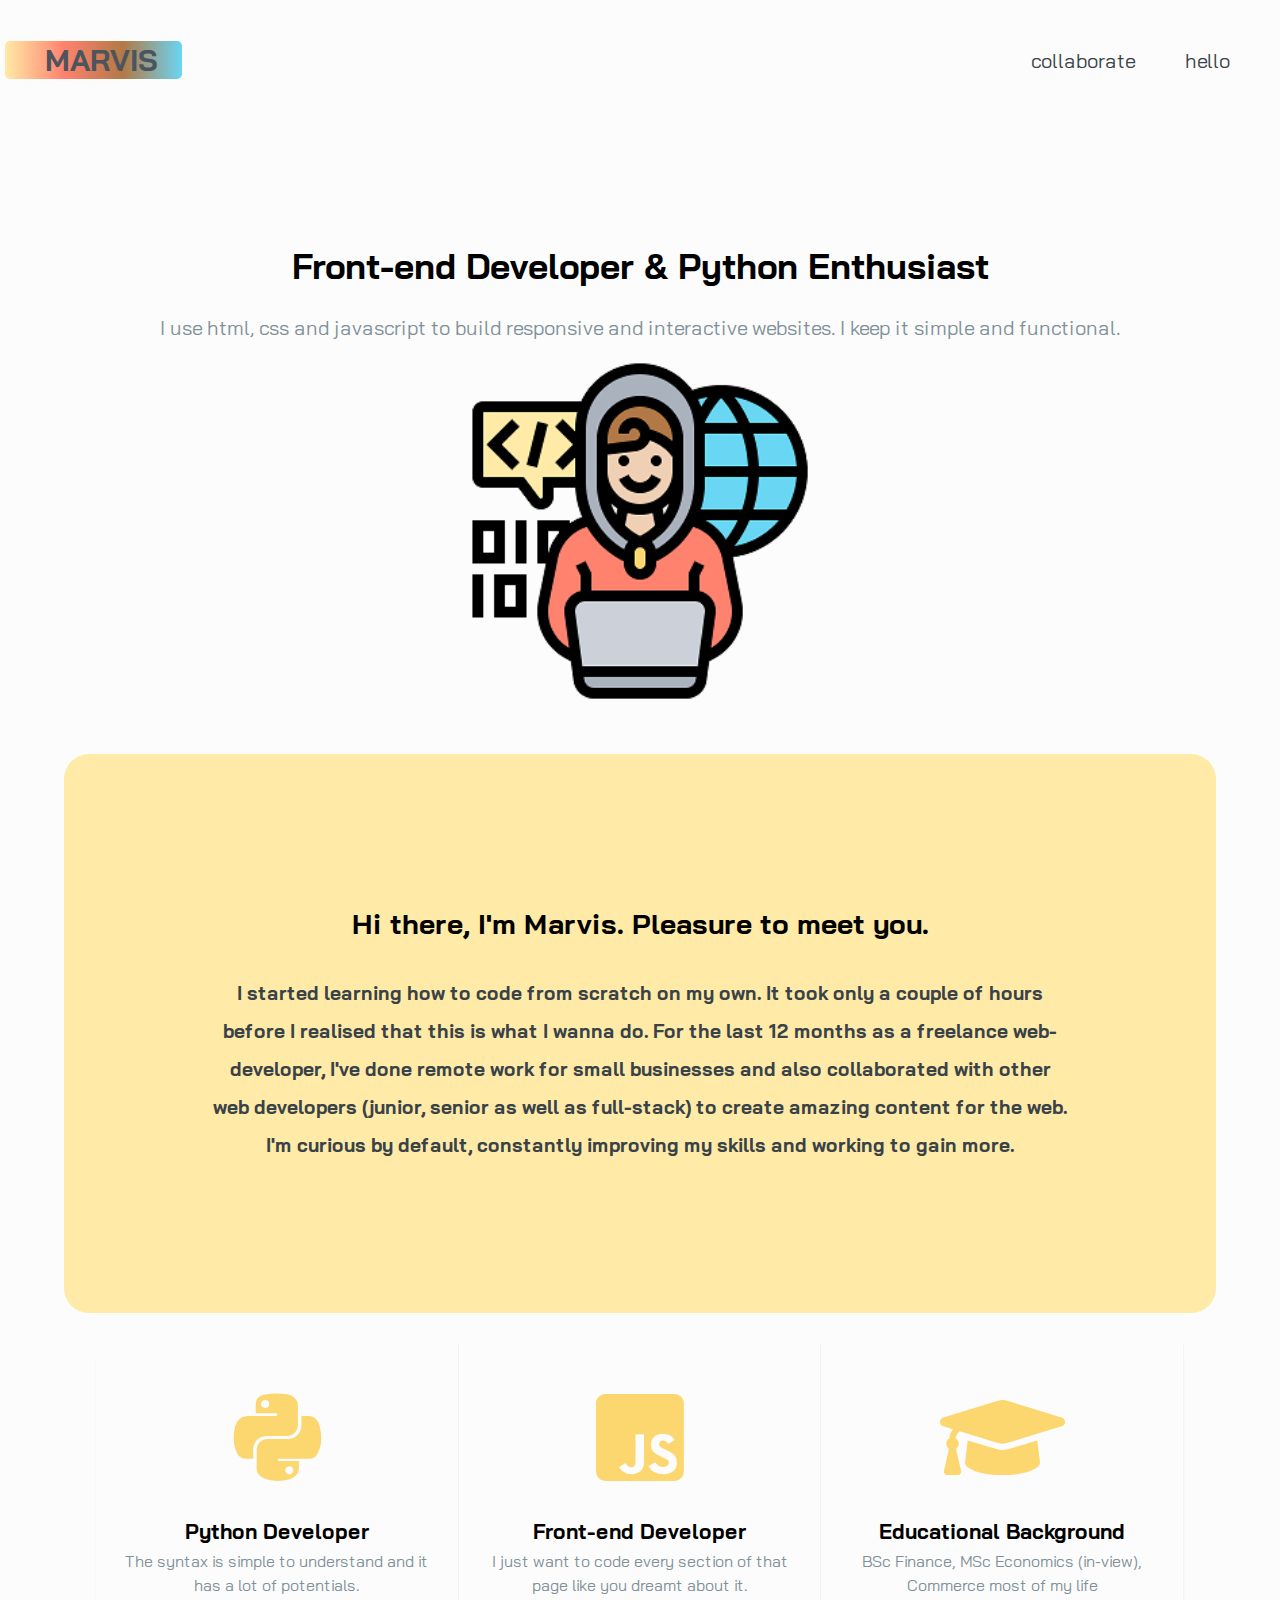
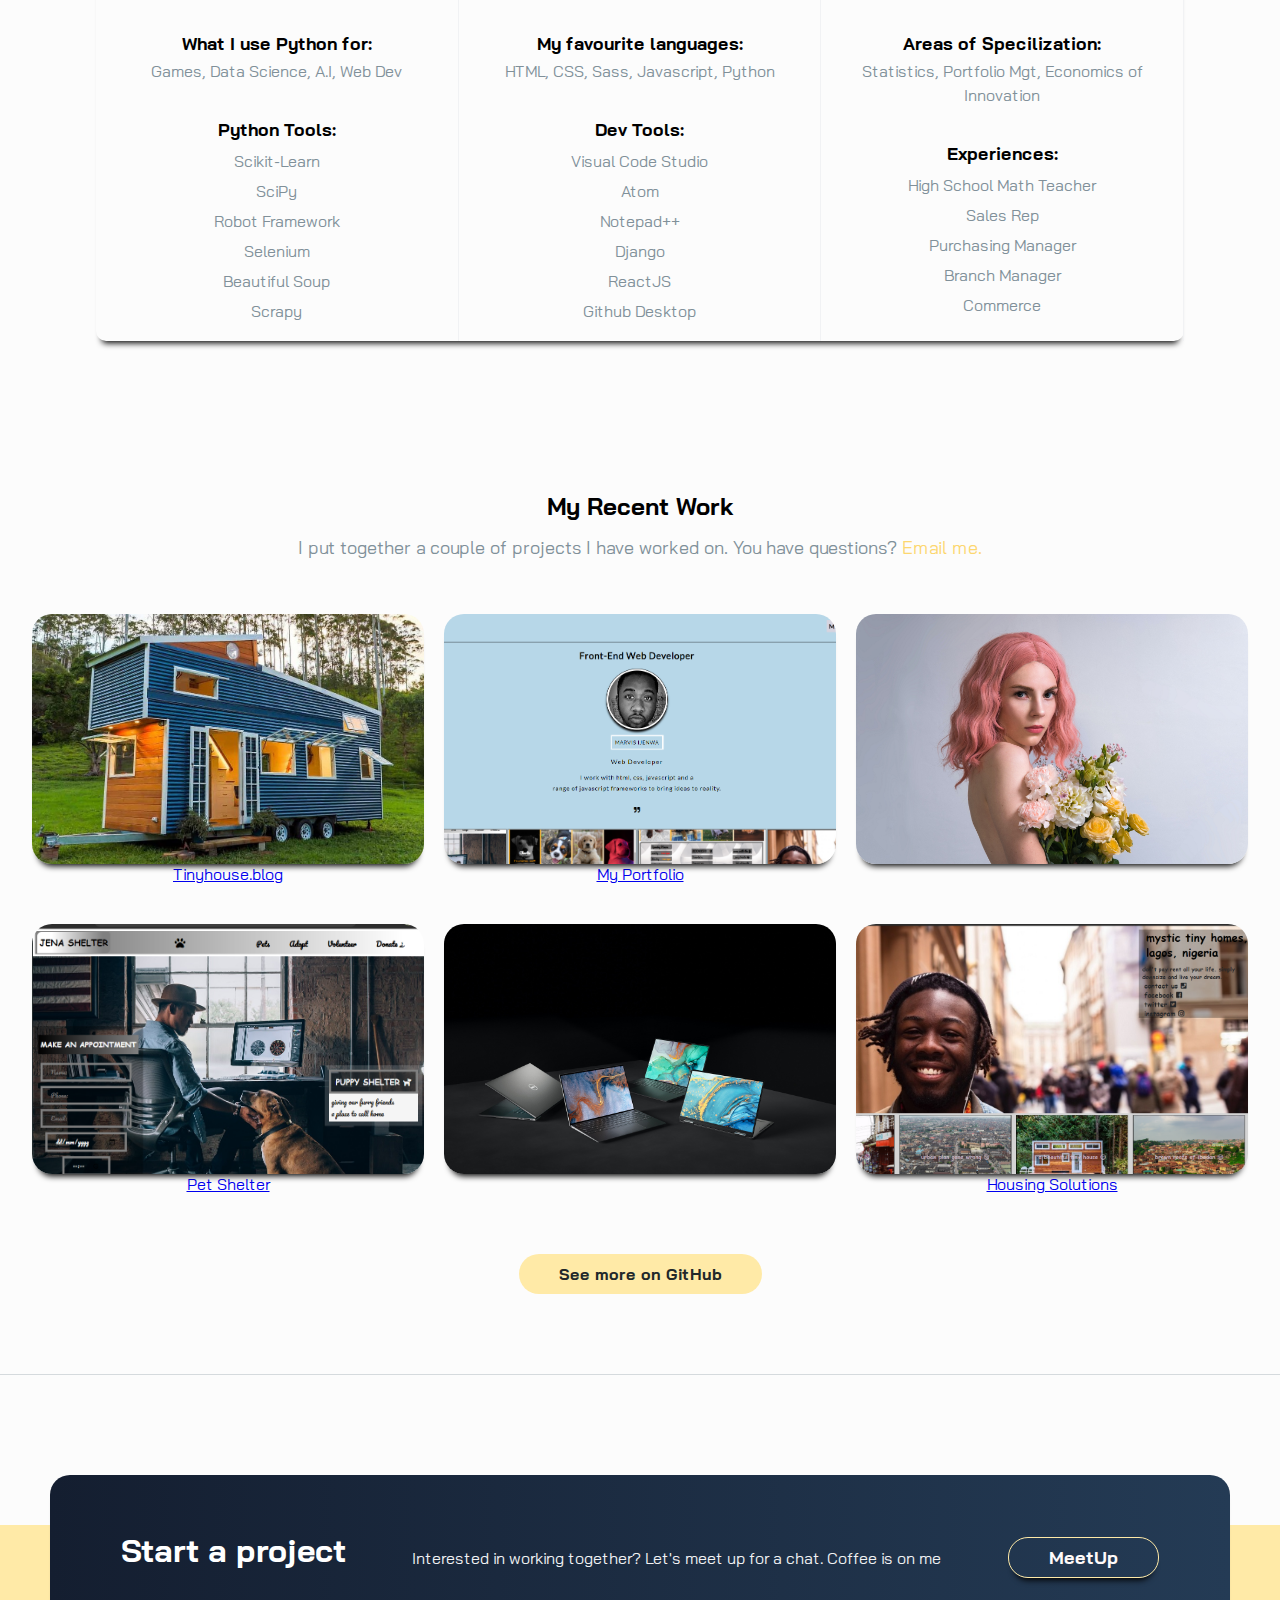
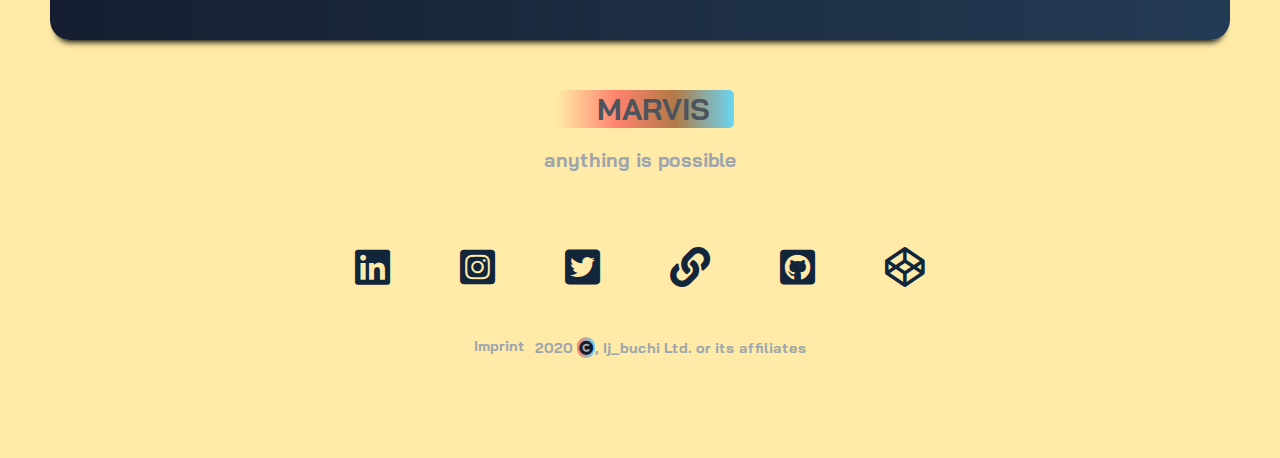
<file: index.html>
<!DOCTYPE html>
<html lang="en">
<head>
    <meta charset="UTF-8">
    <meta name="viewport" content="width=device-width, initial-scale=1.0">
    <title>Web.Dev Marvis</title>
    <link href="https://fonts.googleapis.com/css2?family=Bai+Jamjuree:wght@400;600&display=swap" rel="stylesheet">
    <link rel="stylesheet" href="css/style.css">
    <link rel="stylesheet" href="css/all.min.css">
	<link rel="shortcut icon" type="img/png" href="img/programing.png">
</head>
<body>
    <nav>
       <div class="navbar">
            <div class="brandname">
                <a class="brandlink"href="index.html">Marvis</a>
            </div>
            <ul class="nav-links">
                <li><a href="collabo.html">collaborate</a></li>
                <li><a href="contact.html">hello</a></li>
            </ul>
        </div>
    </nav>

    <section class="intro-section">
        <div class="intro">
            <h1 class="intro-h1">Front-end Developer & Python Enthusiast</h1>
            <p class="intro-p">I use html, css and javascript to build responsive and interactive websites. I keep it simple and functional.</p>
            <img class="avatar"src="img/programing1.png" alt="">
        </div>
        <div class="hi">
            <div class="hi-wrap">
                <h1>
                    Hi there, I'm Marvis. Pleasure to meet you.
                </h1>
                <h2>
                    I started learning how to code from scratch on my own.
                    It took only a couple of hours before I realised that this is what I wanna do.
                    For the last 12 months as a freelance web-developer, I've done remote work for small businesses
                    and also collaborated with other web developers (junior, senior as well as full-stack) to create 
                    amazing content for the web. I'm curious by default, constantly improving my skills and working to
                    gain more.
                </h2>
            </div>
        </div>
    </section>

    <section class="skills">
        <div class="columns">

            <div class="column">
                <figure class="skill-icon">
                    <i class="fab fa-python"></i>
                </figure>
                <h1 class="skill-a">
                    Python Developer
                </h1>
                <p class="skill-b">
                    The syntax is simple to understand and it has a lot of potentials.
                </p>
                <p class="skill-c">
                    What I use Python for:
                </p>
                <p class="skill-d">
                    Games, Data Science, A.I, Web Dev
                </p>
                <p class="skill-e">
                    Python Tools:
                </p>
                <ul class="skill-f">
                    <li>Scikit-Learn</li>
                    <li>SciPy</li>
                    <li>Robot Framework</li>
                    <li>Selenium</li>
                    <li>Beautiful Soup</li>
                    <li>Scrapy</li>
                </ul>
            </div>

            <div class="column">
                <figure class="skill-icon">
                    <i class="fab fa-js-square"></i>
                </figure>
                <h1 class="skill-a">
                    Front-end Developer
                </h1>
                <p class="skill-b">
                    I just want to code every section of that page like you dreamt about it.
                </p>
                <p class="skill-c">
                    My favourite languages:
                </p>
                <p class="skill-d">
                    HTML, CSS, Sass, Javascript, Python
                </p>
                <p class="skill-e">
                    Dev Tools:
                </p>
                <ul class="skill-f">
                    <li>Visual Code Studio</li>
                    <li>Atom</li>
                    <li>Notepad++</li>
                    <li>Django</li>
                    <li>ReactJS</li>
                    <li>Github Desktop</li>
                </ul>
            </div>

            <div class="column">
                <figure class="skill-icon">
                    <i class="fas fa-graduation-cap"></i>
                </figure>
                <h1 class="skill-a">
                    Educational Background
                </h1>
                <p class="skill-b">
                    BSc Finance, MSc Economics (in-view), Commerce most of my life
                </p>
                <p class="skill-c">
                    Areas of Specilization:
                </p>
                <p class="skill-d">
                    Statistics, Portfolio Mgt, Economics of Innovation
                </p>
                <p class="skill-e">
                    Experiences:
                </p>
                <ul class="skill-f">
                    <li>High School Math Teacher</li>
                    <li>Sales Rep</li>
                    <li>Purchasing Manager</li>
                    <li>Branch Manager</li>
                    <li>Commerce</li>
                </ul>
            </div>

        </div>
    </section>

    <section class="recent">

        <div class="recent-1">
            <h1 class="recent-1-header">
                my recent work
            </h1>
            <p class="recent-1-subtext">
                I put together a couple of projects I have worked on. You have questions? <a href="mailto:marvisijenwa@gmail.com">Email me.</a>
            </p>
        </div>

        <div class="recent-2-wrapper">
	  <div class="portfolio-items-wrapper"> 
		<a href="https://ijempire.github.io/tinyhouse.blog/">		
			<div class="portfolio-item-wrapper">
			    <div class="portfolio-img-background" style="background-image:url(img/lbiath1.jpg)">
			    </div>	
			</div>
			<p>Tinyhouse.blog</p>
		  </a>
				
                <a href="My Portfolio\index.html">
                    <div class="portfolio-item-wrapper">
                        <div class="portfolio-img-background" style="background-image:url(img/b.png)">
                        </div>		
                    </div> 
			<p>My Portfolio</p>
                </a>
				
		<div class="portfolio-item-wrapper">
			<div class="portfolio-img-background" style="background-image:url(img/c.jpg)"></div>
		</div> 
                
                <a href="jena shelter\index.html">
                    <div class="portfolio-item-wrapper">
                        <div class="portfolio-img-background" style="background-image:url(img/d.png)"></div>		
                    </div>
			<p>Pet Shelter</p>
                </a>
				
		<div class="portfolio-item-wrapper">
			<div class="portfolio-img-background" style="background-image:url(img/f.jpg)"></div>		
                </div> 
                
                <a href="https://ijempire.github.io/TinyHomesNG/">
                	<div class="portfolio-item-wrapper">
                        	<div class="portfolio-img-background" style="background-image:url(img/e.png)"></div>		
                    	</div>
			<p>Housing Solutions</p>
		</a>	
                
	</div>
	</div>
	<br>
        <div class="recent-3">
            <p class="recent-3-btn">
                <a href="https://github.com/IjEmpire">See more on GitHub</a>
            </p>
        </div>

    </section>

    <section class="base">

        <div class="link-up">
            <h1>Start a project</h1>
            <p>Interested in working together? Let's meet up for a chat. Coffee is on me</p>
            <div class="meet-up-btn">
                <a href="#">MeetUp</a>
            </div>
        </div>

        <footer>
            <div class="footer1">
                <div class="brandname">
                    <a class="brandlink"href="#">Marvis</a>
                </div>
                <h2 class="footer1-quote">anything is possible</h2>
            </div>

            <div class="sm-icons">
                <ul>
                    <li><a title="linkedIn" href="https://www.linkedin.com/in/marvis-ijenwa-b898011b3"><i class="fab fa-linkedin"></i></a></li>
                    <li><a title="instagram" href="https://www.instagram.com/buchi_ij/"><i class="fab fa-instagram-square"></i></a></li>
                    <li><a title="twitter" href="https://twitter.com/IJ_Empire"><i class="fab fa-twitter-square"></i></a></li>
                    <li><a title="resume" href="https://resume.io/r/2PLVNcPxy"><i class="fas fa-link"></i></a></li>
                    <li><a title="github" href="https://github.com/IjEmpire"><i class="fab fa-github-square"></i></a></li>
                    <li><a title="codepen" href="https://codepen.io/ijempire"><i class="fab fa-codepen"></i></a></li>
                </ul>
            </div>

            <div class="copyright">
                <p class="imprint">
                    <a href="#">Imprint</a>
                </p>
                <p class="c">
                    2020 <span><i class="far fa-copyright"></i></span>, Ij_buchi Ltd. or its affiliates
                </p>
            </div>
        </footer>

    </section>



</body>
</html>
</file>
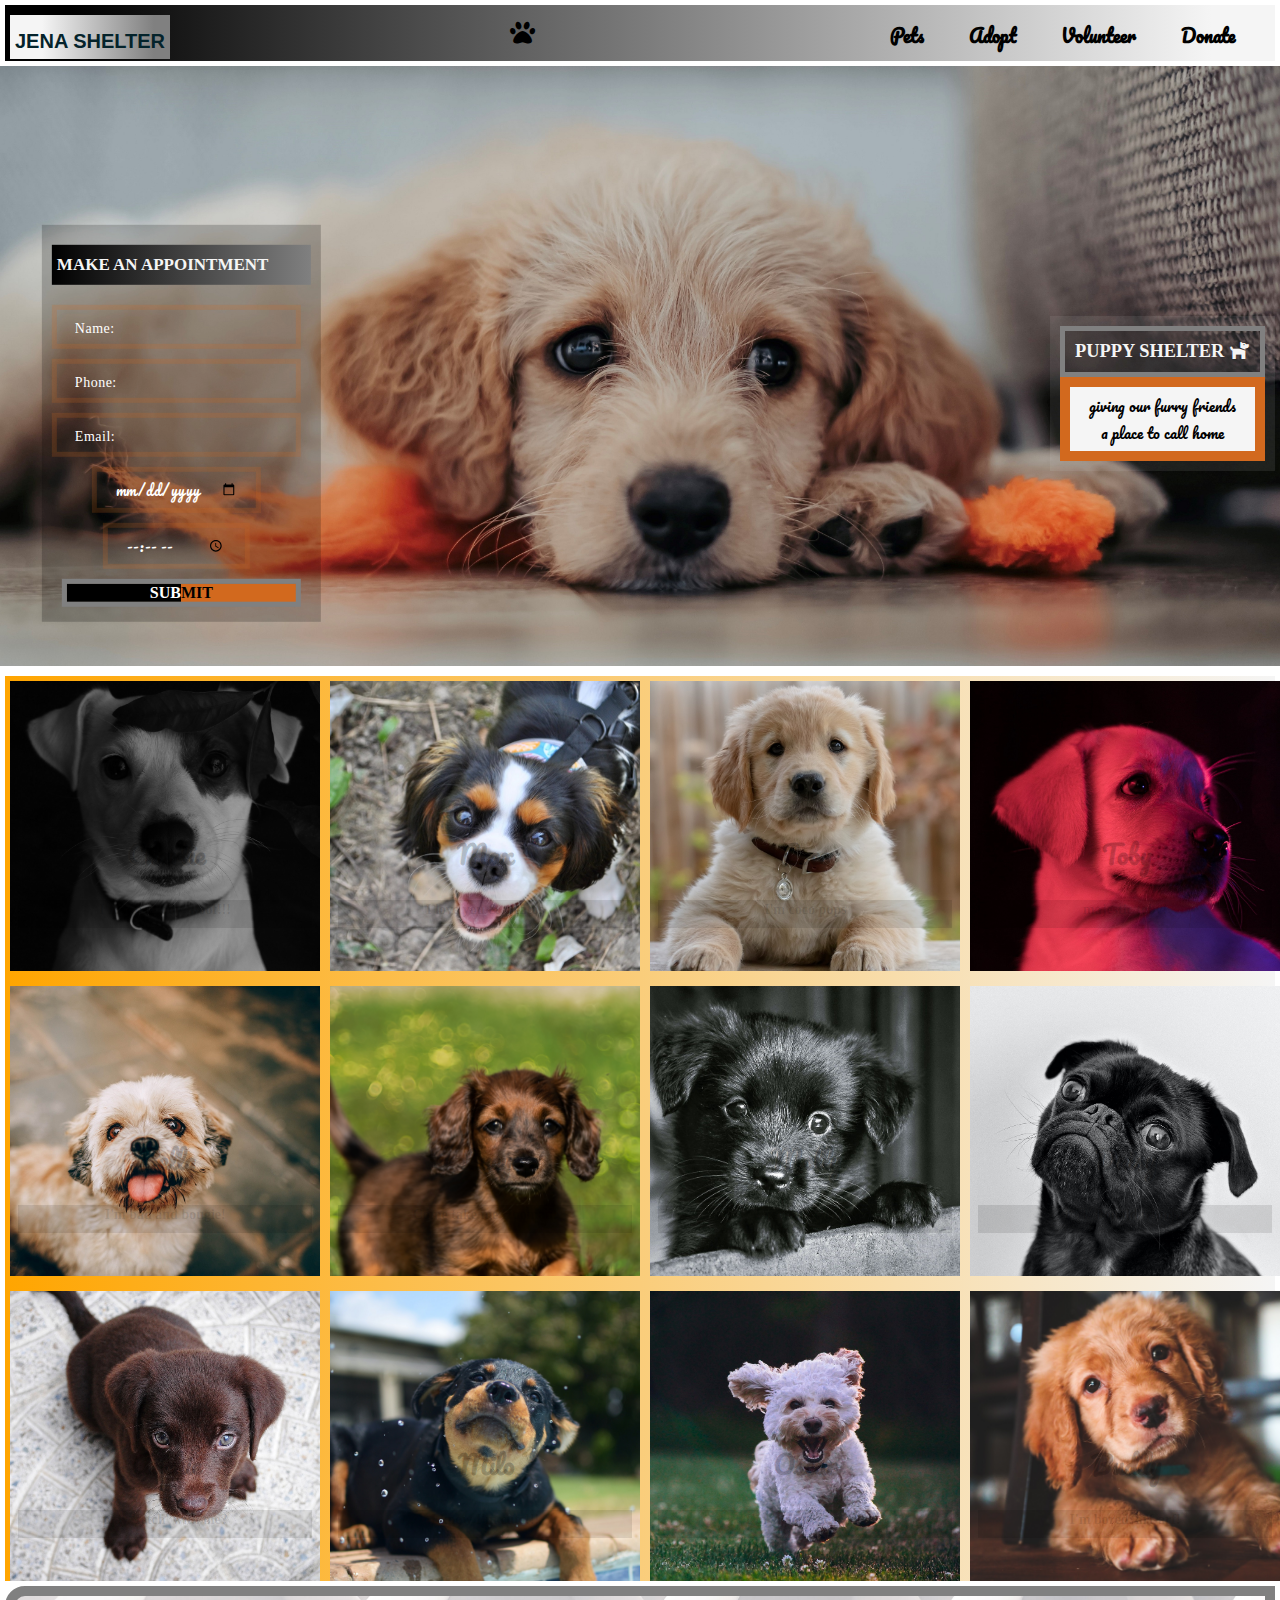
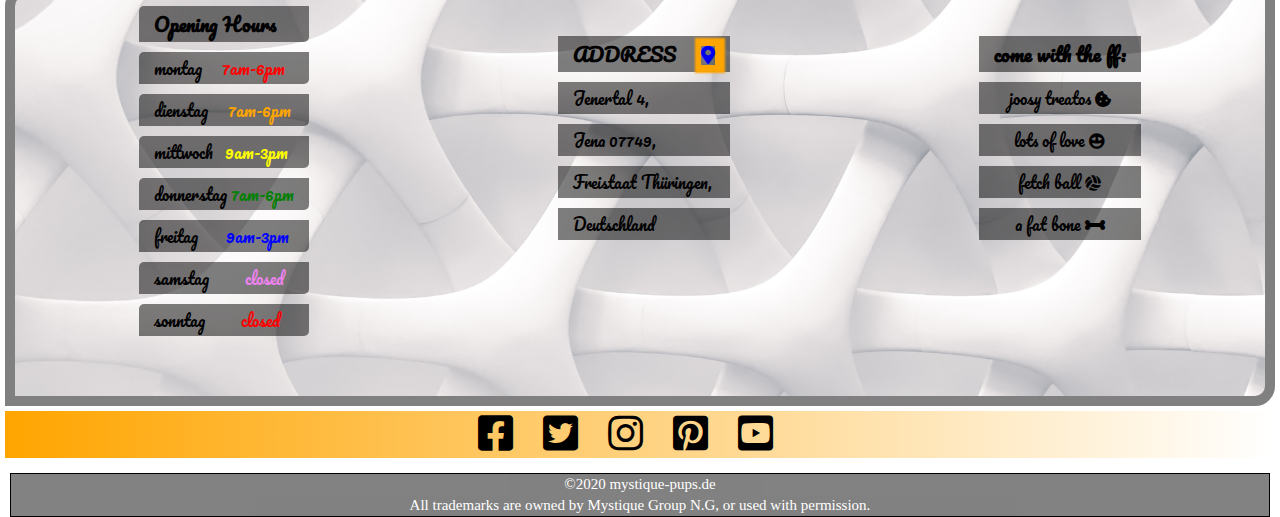
<file: jena shelter/index.html>
<!doctype html>
<html>
<head>
	<meta charset="UTF-8">
	<link rel="stylesheet" href="style.css">
	<link rel="shortcut icon" type="img/png" href="petIcon.png">
	<script src="index.js"></script>
</head>
<body>
<nav>
	<h2 onclick="home()">jena shelter</h2>
	<i class="fas fa-paw"></i>
	<ul>
		<li><a onclick="petPage()" href="pets.html">Pets</a></li>
		<li><a href="adopt.html">Adopt</a></li>
		<li><a href="volunteer.html">Volunteer</a></li>
		<li><a href="#">Donate</a></li>
	</ul>
</nav>

<div class="front">
	<div class="text">
		<h2>Puppy Shelter <i class="fas fa-dog"></i></h2>
		<p onclick="change()">giving our furry friends<br>a place to call home</p>
	</div>

	<div class="appointment">
		<h3 onclick="hello ()"  id="h3">make an appointment</h3>
		<form>
			<input id="name" type="text"placeholder="Name:"><br>
			<input class="phone" type="text"placeholder="Phone:"><br>
			<input class="email" type="text"placeholder="Email:"><br>
			<input class="date" type="date" style="cursor: pointer"><br>
			<input class="time" type="time">
		</form>
		<p onclick="submit()"><span style="color:white">sub</span>mit</p>
	</div>
</div>

<div class="grid">
	<div class="pup1" style="background-image: url('pup1.jpg');">
		<div class="pup-info">
			<h3>Charlie</h3>
			<p> I'm a bad boy. woof!!!</p>
		</div>
	</div>
	
	<div class="pup1" style="background-image: url('pup2.jpg');">
		<div class="pup-info">
			<h3>Max</h3>
			<p>I love you & treatos</p>
		</div>
	</div>
	
	<div class="pup1" style="background-image: url('pup3.jpg');">
		<div class="pup-info">
			<h3>Coco</h3>
			<p>I'm coco pops</p>
		</div>
	</div>
	
	<div class="pup1" style="background-image: url('pup4.jpg');">
		<div class="pup-info">
			<h3>Toby</h3>
			<p>majestic toby!</p>
		</div>
	</div>
	
	<div class="pup1" style="background-image: url('pup5.jpg');">
		<div class="pup-info">
			<h3>Bella</h3>
			<p>I'm bad and bougie!</p>
		</div>
	</div>
	
	<div class="pup1" style="background-image: url('pup6.jpg');">
		<div class="pup-info">
			<h3>Lucy</h3>
			<p>Come take me Hooman!</p>
		</div>
	</div>
	
	<div class="pup1" style="background-image: url('pup7.jpg');">
		<div class="pup-info">
			<h3>Molly</h3>
			<p>I need a mommy</p>
		</div>
	</div>
	
	<div class="pup1" style="background-image: url('pup8.jpg');">
		<div class="pup-info">
			<h3>Daisy</h3>
			<p>f*ck Donald trump!</p>
		</div>
	</div>
	
	<div class="pup1" style="background-image: url('pup9.jpg');">
		<div class="pup-info">
			<h3>Archie</h3>
			<p>play 'fetch' with me?</p>
		</div>
	</div>
	
	<div class="pup1" style="background-image: url('pup10.jpg');">
		<div class="pup-info">
			<h3>Milo</h3>
			<p>I know I'm cute!!!</p>
		</div>
	</div>
	
	<div class="pup1" style="background-image: url('pup11.jpg');">
		<div class="pup-info">
			<h3>Oscar</h3>
			<p>I'm vicious. scared?</p>
		</div>
	</div>
	
	<div class="pup1" style="background-image: url('pup12.jpg');">
		<div class="pup-info">
			<h3>Buddy</h3>
			<p>I'm bored. arf-arf!</p>
		</div>
	</div>
</div>

<div class="mission" style="background-image: url('lock.jpg');">
	<div class="hours">
		<ul>
			<li><h3>Opening Hours</h3></li>
			<li>montag &nbsp &nbsp <span style="color:red");>7am-6pm</span></li>
			<li>dienstag &nbsp &nbsp <span style="color:orange");>7am-6pm</span></li>
			<li>mittwoch &nbsp <span style="color:yellow");>9am-3pm</span></li>
			<li>donnerstag <span style="color:green");>7am-6pm</span></li>
			<li>freitag &nbsp &nbsp &nbsp <span style="color:blue");>9am-3pm</span></li>
			<li>samstag &nbsp &nbsp &nbsp &nbsp <span style="color:violet");>closed</span></li>
			<li>sonntag &nbsp &nbsp &nbsp &nbsp <span style="color:red");>closed</span></li>
		</ul>
	</div>
	
	<div class="address">
		<ul>
			<li  title="Google-Maps"><h3>ADDRESS &nbsp &nbsp <a href="https://www.google.com/maps/dir/50.9277386,11.5944852/Jenertal+4,+07749+Jena/@50.9242703,11.5877753,16z/data=!3m1!4b1!4m9!4m8!1m1!4e1!1m5!1m1!1s0x47a6a8b77e58321f:0x85f152505822c220!2m2!1d11.59158!2d50.92032"><i style="box-shadow: 2px 0px 2px 8px orange";  class="fas fa-map-marker-alt"></i></a></h3></li>
			<li title="Karl-von-Hase-Haus">Jenertal 4,</li>
			<li title="Jena Ost">Jena 07749,</li>
			<li title="Thuringia">Freistaat Thüringen,</li>
			<li title="Germany">Deutschland</li>
		</ul>
	</div>
	
	<div class="address">
		<ul>
			<li><h3>come with the ff:</h3></li>
			<li style="text-align:center;">joosy treatos <i class="fas fa-cookie-bite"></i></li>
			<li style="text-align:center;">lots of love <i class="fas fa-grin-hearts"></i></li>
			<li style="text-align:center;">fetch ball <i class="fas fa-volleyball-ball"></i></li>
			<li style="text-align:center;">a fat bone <i class="fas fa-bone"></i></li>
		</ul>
	</div>
</div>

<div class="connect">
	<ul>
		<li><i class="fab fa-facebook-square" title="facebook"></i></li>
		<li><i class="fab fa-twitter-square" title="twitter"></i></li>
		<li><i class="fab fa-instagram" title="instagram"></i></li>
		<li><i class="fab fa-pinterest-square" title="pinterest"></i></li>
		<li><i class="fab fa-youtube-square" title="youtube"></i></li>
	</ul>
</div>

<footer>
	<div class="footer-items">
		<p>©2020 mystique-pups.de</p>
		<p>All trademarks are owned by Mystique Group N.G, or used with permission.</p>
	</div>
</footer>

</body>

</html>
</file>
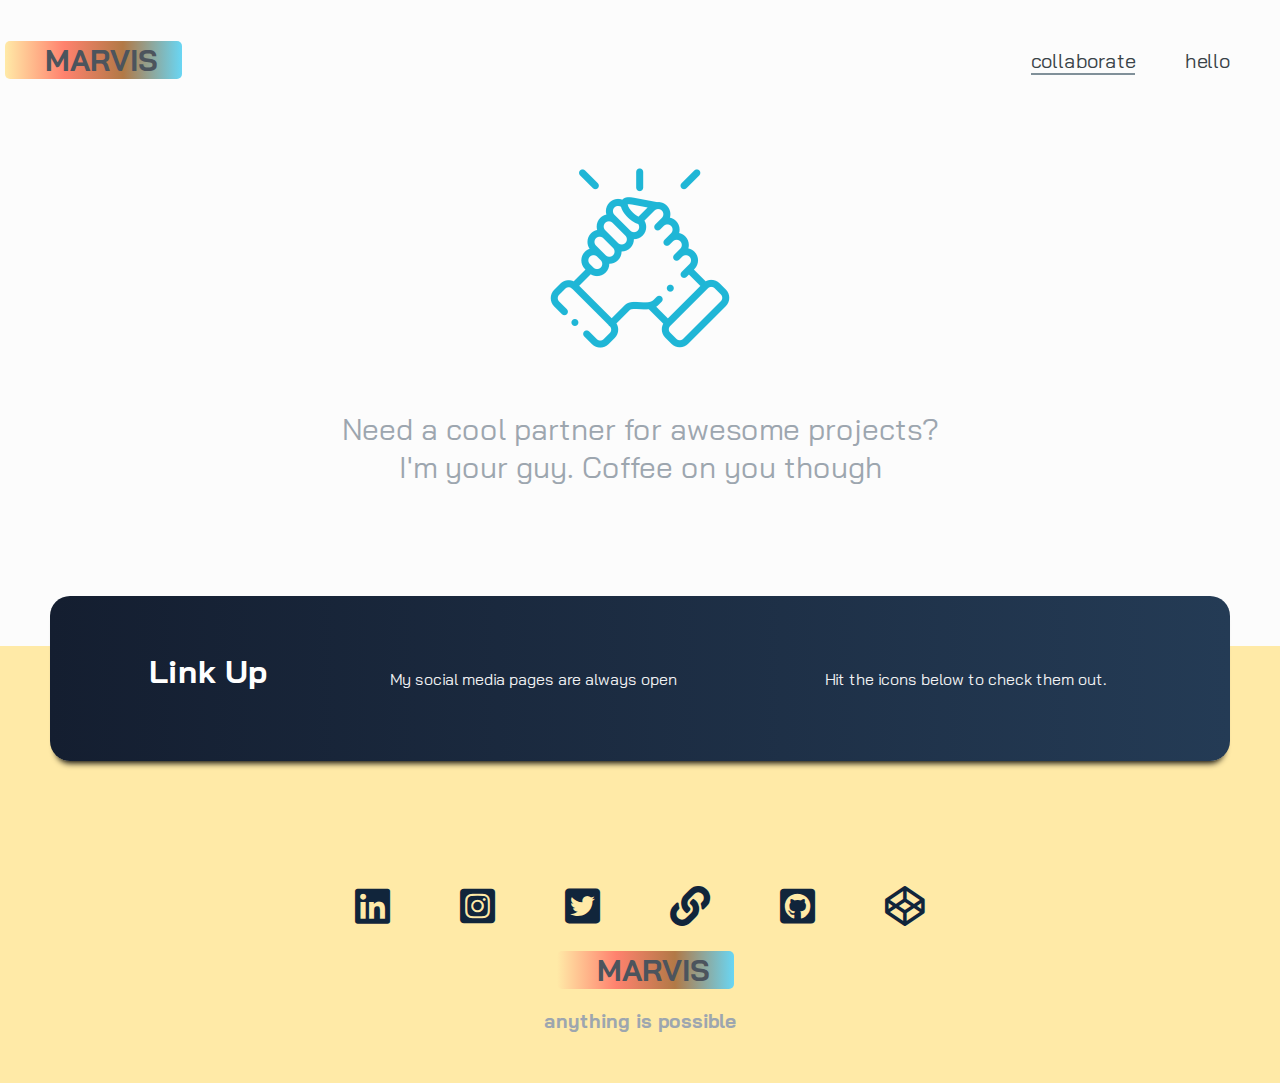
<file: collabo.html>
<!DOCTYPE html>
<html lang="en">
<head>
    <meta charset="UTF-8">
    <meta name="viewport" content="width=device-width, initial-scale=1.0">
    <title>Document</title>
    <link href="https://fonts.googleapis.com/css2?family=Bai+Jamjuree:wght@400;600&display=swap" rel="stylesheet">
    <link rel="stylesheet" href="css/style.css">
    <link rel="stylesheet" href="css/all.min.css">
	<link rel="shortcut icon" type="img/png" href="img/programing.png">
</head>
<body>
    <nav>
        <div class="navbar">
            <div class="brandname">
                <a class="brandlink"href="index.html">Marvis</a>
            </div>
            <ul class="nav-links">
                <li><a href="collabo.html"><span style="border-bottom: 2px solid  hsl(201, 11%, 55%);">collaborate</span></a></li>
                <li><a href="contact.html">hello</a></li>
            </ul>
        </div>
    </nav>

    <section class="welcome-note">

        <div class="welcome-note-1">
            <img class="avatar"src="img/collabo.png" alt="collabo image">
        </div>

        <div class="welcome-note-2">
            <p>Need a cool partner for awesome projects?
                <br>I'm your guy. Coffee on you though
            </p>
        </div>
    </section>
    <section class="base">

        <div class="link-up collabo">
            <h1 class="h1-collabo">Link Up</h1>
            <p class="p-collabo">My social media pages are always open</p>
            <p class="p-collabo">Hit the icons below to check them out.</p>
        </div>

        <footer>
            <div class="sm-icons">
                <ul>
                    <li><a title="linkedIn" href="https://www.linkedin.com/in/marvis-ijenwa-b898011b3"><i class="fab fa-linkedin"></i></a></li>
                    <li><a title="instagram" href="https://www.instagram.com/buchi_ij/"><i class="fab fa-instagram-square"></i></a></li>
                    <li><a title="twitter" href="https://twitter.com/IJ_Empire"><i class="fab fa-twitter-square"></i></a></li>
                    <li><a title="resume" href="https://resume.io/r/2PLVNcPxy"><i class="fas fa-link"></i></a></li>
                    <li><a title="github" href="https://github.com/IjEmpire"><i class="fab fa-github-square"></i></a></li>
                    <li><a title="codepen" href="https://codepen.io/ijempire"><i class="fab fa-codepen"></i></a></li>
                </ul>
            </div>

            <div class="footer1">
                <div class="brandname">
                    <a class="brandlink"href="#">Marvis</a>
                </div>
                <h2 class="footer1-quote">anything is possible</h2>
            </div>
        </footer>

    </section>
</body>
</html>
</file>
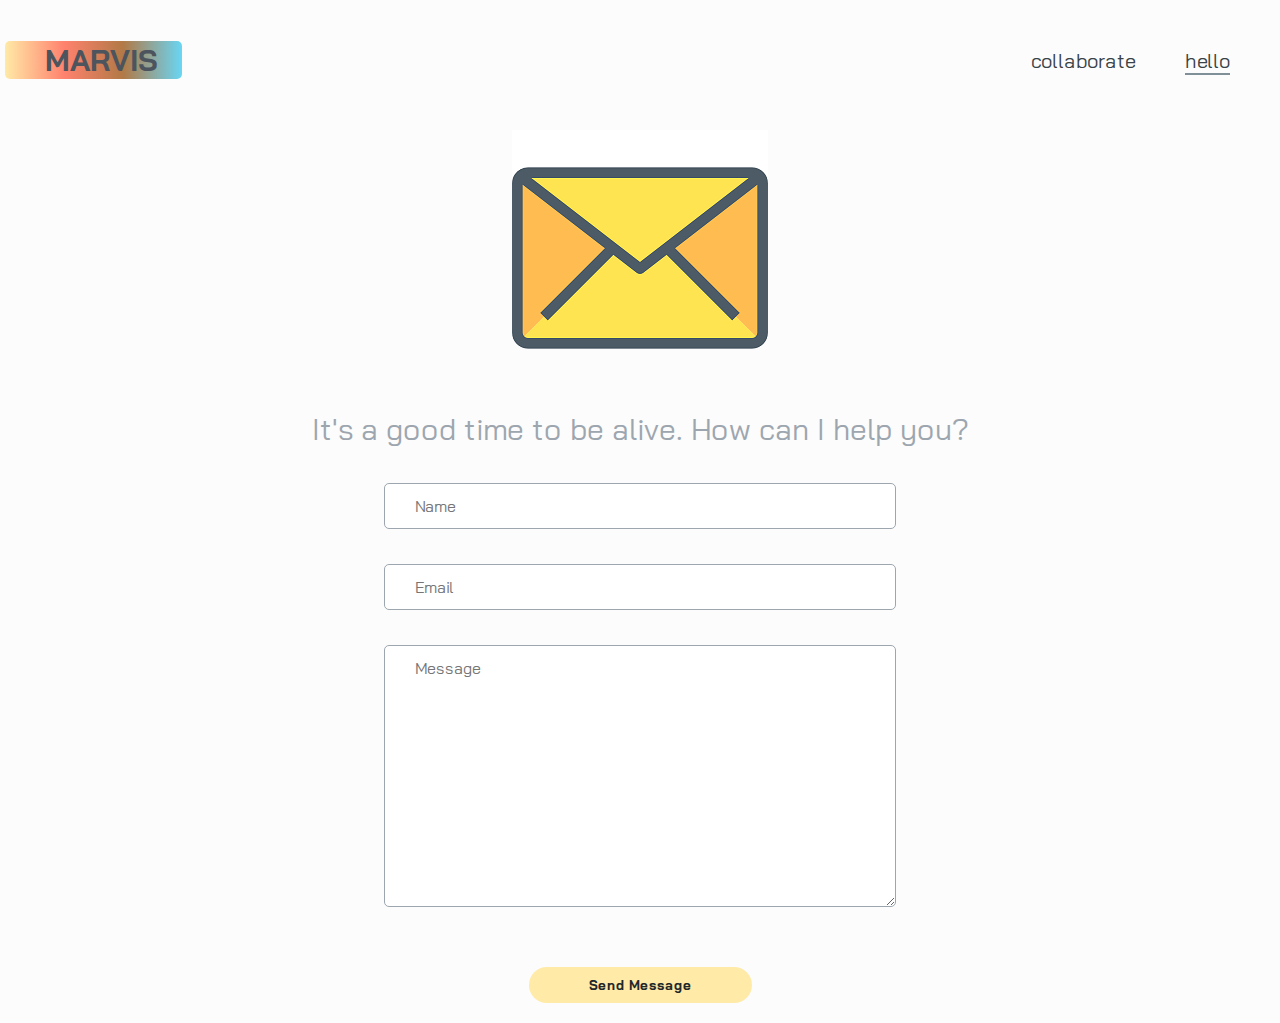
<file: contact.html>
<!DOCTYPE html>
<html lang="en">
<head>
    <meta charset="UTF-8">
    <meta name="viewport" content="width=device-width, initial-scale=1.0">
    <title>Document</title>
    <link href="https://fonts.googleapis.com/css2?family=Bai+Jamjuree:wght@400;600&display=swap" rel="stylesheet">
    <link rel="stylesheet" href="css/style.css">
    <link rel="stylesheet" href="css/all.min.css">
	<link rel="shortcut icon" type="img/png" href="img/programing.png">

</head>
<body>
    <nav>
        <div class="navbar">
            <div class="brandname">
                <a class="brandlink"href="index.html">Marvis</a>
            </div>
            <ul class="nav-links">
                <li><a href="collabo.html">collaborate</a></li>
                <li><a href="contact.html"><span style="border-bottom: 2px solid  hsl(201, 11%, 55%);">hello</span></a></li>
            </ul>
        </div>
    </nav>

    <section class="welcome-note">

        <div class="welcome-note-1">
            <img class="avatar"src="img/email.png" alt="">
        </div>

        <div class="welcome-note-2">
            <p>It's a good time to be alive. How can I help you?</p>
        </div>
    </section>
    
    <section class="msg-zone">
        <form action="javascript:sendMail()" method="">
            <div class="inputs">
                <input type="text" name="name" id="name" placeholder="Name">
                <input type="email" name="email" id="email"
                placeholder="Email">
                <textarea name="" id="" cols="30" rows="10" placeholder="Message"></textarea>
            </div>

            <div class="recent-3">
                <p class="recent-3-btn">
                    <button type="submit">
                        Send Message
                    </button>
                </p>
            </div>
    
        </form>
    </section>

</body>
</html>
</file>
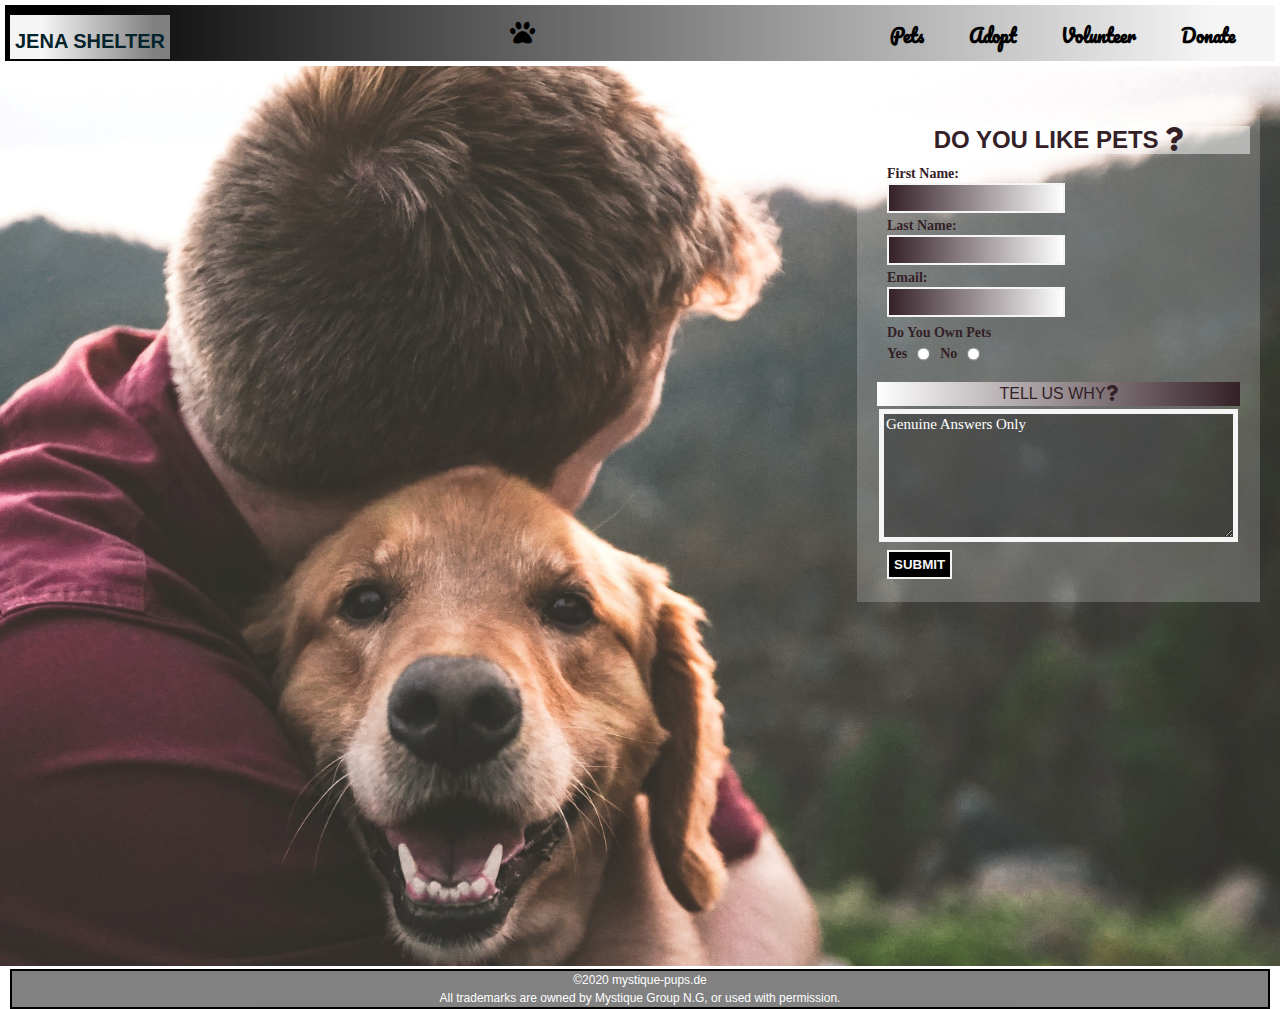
<file: jena shelter/adopt.html>
<!doctype html>
<html>
<head>
	<meta charset="UTF-8">
	<link rel="stylesheet" href="style.css">
	<link rel="stylesheet" href="nav-pets-style.css">
	<link rel="shortcut icon" type="img/png" href="petIcon.png">
	<script src="index.js"></script>
	<style>
		.adopt-wrapper{
		background: url(adopt2.jpg);
		background-size: cover;
		background-repeat: no-repeat;
		background-position: center;
		height: 100vh;
		}
		.adopt-form-wrapper{
		float: right;
		margin: 50px 20px 0px 0px;
		padding: 10px;
		background: rgba(255,255,255,.2);
		}
		.adopt-form-wrapper h2{
		text-align: center;
		font-family: helvetica;
		color: #342127;
		background: rgba(255,255,255,.5);
		}
		.adopt-form-wrapper form{
		margin: 5px;
		padding: 5px;
		}
		.adopt-form-wrapper form input{
		margin: 1px 0 3px 10px;
		padding: 5px;
		outline: transparent;
		background: linear-gradient(to right, #342127,white);
		border: 2px solid #f5f5f5;
		color: white;
		font-family: comic sans ms;
		}
		.adopt-form-wrapper form label{
		margin: 0 0 0 10px;
		font-size: 14px;
		font-family: comic sans ms;
		color: #342127;
		font-weight: bold;
		}
		.adopt-form-wrapper form .own-pets{
		margin: 5px 0 5px 10px;
		font-size: 14px;
		font-family: comic sans ms;
		color: #342127;
		font-weight: bold;
		}
		.adopt-form-wrapper form .radio{
		display: flex;
		}
		.adopt-form-wrapper form .why{
		text-align: center;
		text-transform: uppercase;
		font-family: helvetica;
		color: #342127;
		background: linear-gradient(to left, #342127,white);
		padding: 3px 1px;
		}
		.adopt-form-wrapper form textarea{
		margin: 3px 2px;
		border: 5px solid #f5f5f5;
		font-family: comic sans ms;
		background:rgba(0,0,0,.3);
		font-size: 15px;
		color: white;
		outline: none;
		padding:2px;
		}
		.adopt-form-wrapper form #submit{
		background: black;
		color: #f5f5f5;
		font-family: helvetica;
		text-transform: uppercase;
		font-weight: bolder;
		}
		footer{
		margin: 1px 5px 0px;
		padding: 2px 5px 0;
		}
		footer .footer-items{
		text-align: center;
		font-family: arial;
		border: 2px solid black;
		}
		footer .footer-items p{
		font-size: 12px;
		padding: 2px 1px;
		background: rgba(0,0,0,.7);
		color: white;
		}
	</style>
</head>
<body>

<nav>
	<h2 onclick="home()">jena shelter</h2>
	<i class="fas fa-paw"></i>
	<ul>
		<li><a onclick="petPage()" href="pets.html">Pets</a></li>
		<li><a href="adopt.html">Adopt</a></li>
		<li><a href="volunteer.html">Volunteer</a></li>
		<li><a href="#">Donate</a></li>
	</ul>
</nav>

<div class="adopt-wrapper">
	<div class="adopt-form-wrapper">
	
		<h2>DO YOU LIKE PETS <i class="fas fa-question"></i></h2>
		<form method="" action="">
			<label for="firstname">First Name:</label></br>
			<input type="text" id="firstname"></br>
			<label for="lastname">Last Name:</label></br>
			<input type="text" id="lastname"><br>
			<label for="email">Email:</label></br>
			<input type="text" id="email"><br>
			<p class="own-pets">Do You Own Pets</p>
			<div class="radio">
			<label for="yes">Yes</label></br>
			<input type="radio" name="gender" value="yes" id="yes"></br>
			<label for="no">No</label><br>
			<input type="radio" name="gender" value="no" id="no"></br>
			</div>
			<br>
			<p class="why">Tell Us Why<i class="fas fa-question"></i></p>
			<textarea rows="7" cols="40" maxlength="280"
			placeholder="Genuine Answers Only"></textarea></br>
			<input id="submit"onclick="adoptPet ()" type="submit" value="Submit">
		</form>
	</div>
</div>

<footer>
	<div class="footer-items">
		<p>©2020 mystique-pups.de</p>
		<p>All trademarks are owned by Mystique Group N.G, or used with permission.</p>
	</div>
</footer>

</body>

</html>
</file>
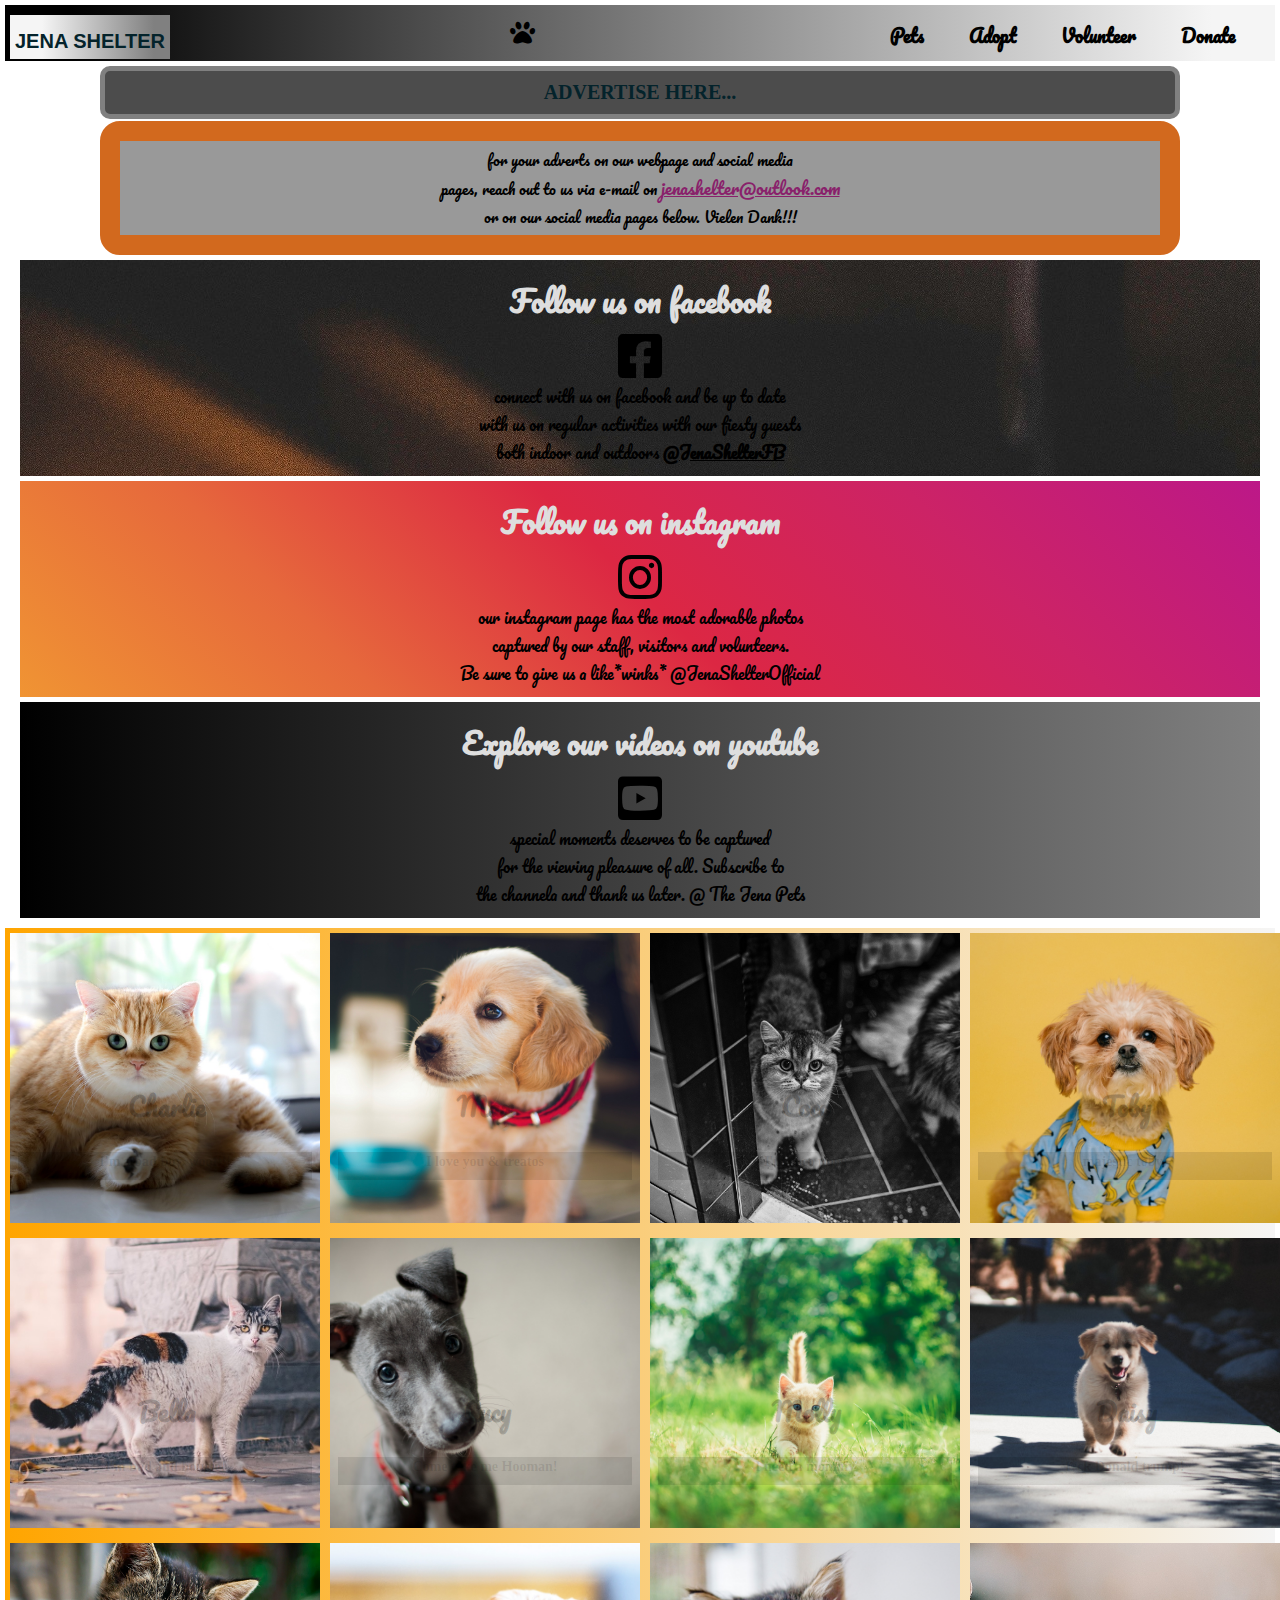
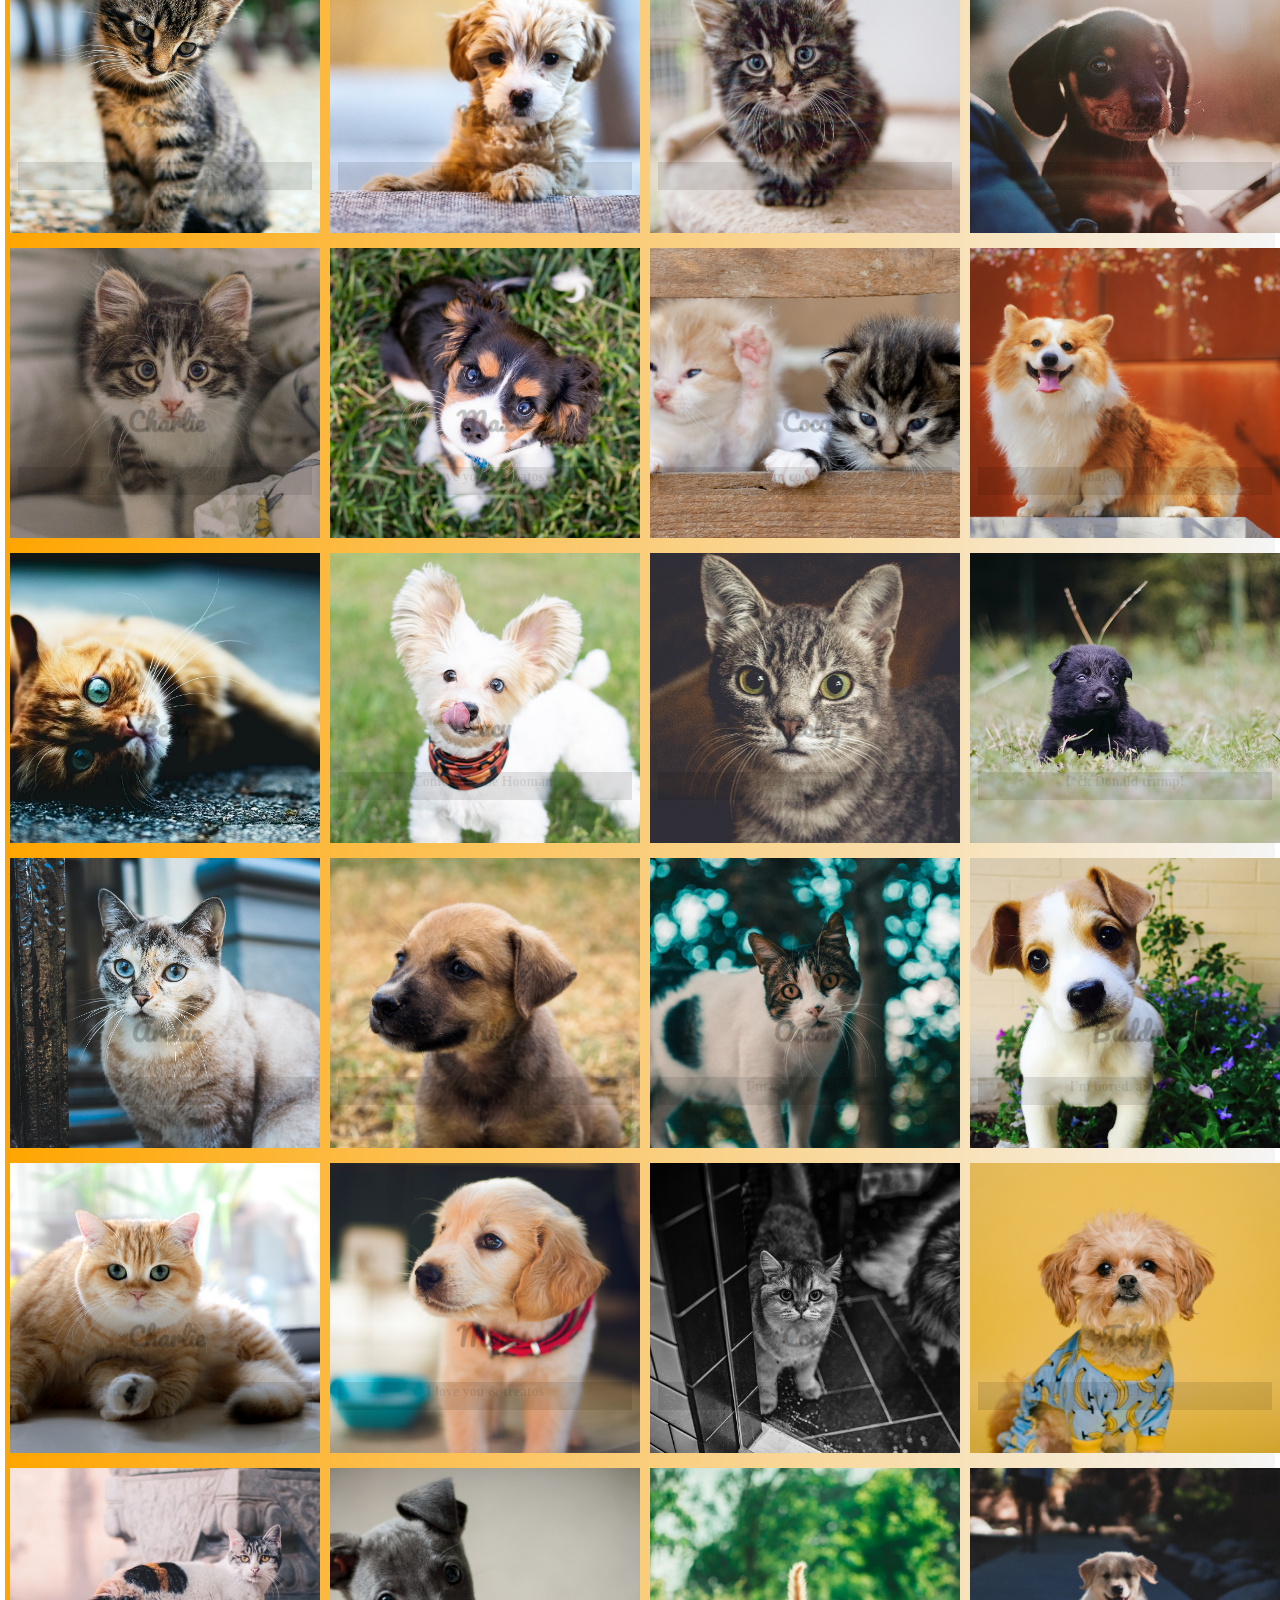
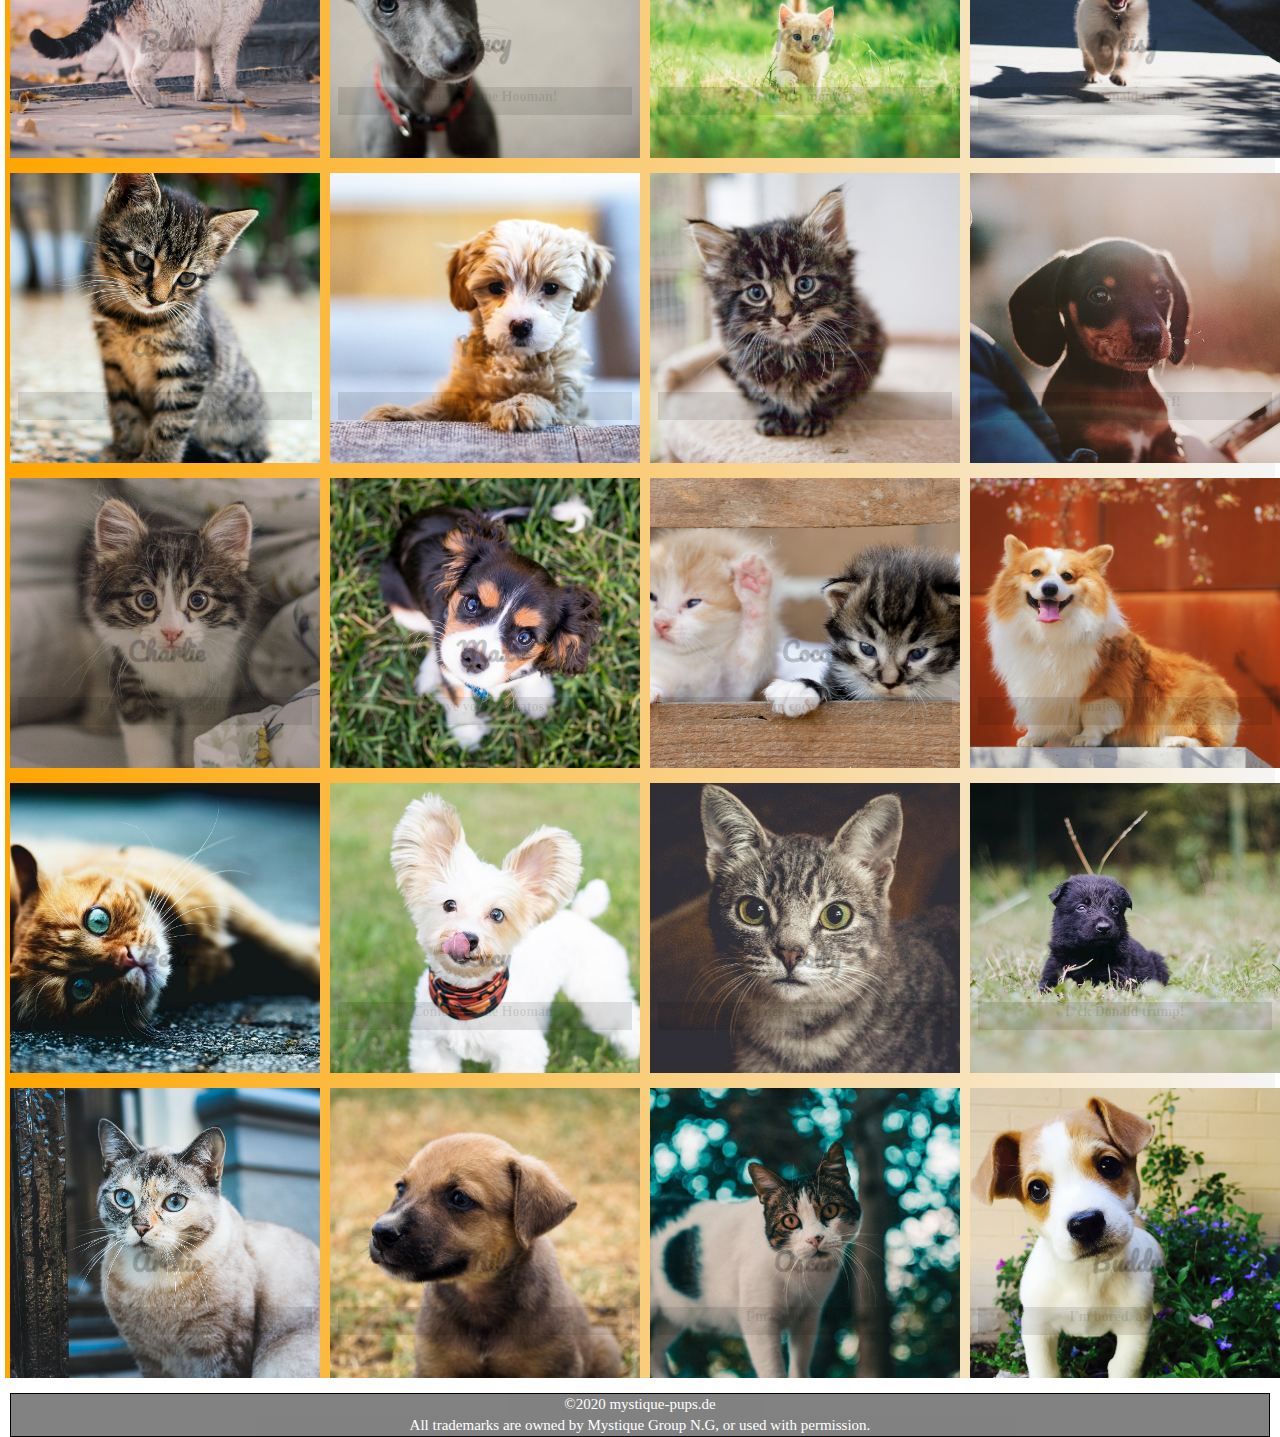
<file: jena shelter/pets.html>
<!doctype html>
<html>
<head>
	<meta charset="UTF-8">
	<link rel="stylesheet" href="style.css">
	<link rel="stylesheet" href="nav-pets-style.css">
	<link rel="shortcut icon" type="img/png" href="petIcon.png">
	<script src="index.js"></script>
</head>
<body>

<nav>
	<h2 onclick="home()">jena shelter</h2>
	<i class="fas fa-paw"></i>
	<ul>
		<li><a onclick="petPage()" href="pets.html">Pets</a></li>
		<li><a href="adopt.html">Adopt</a></li>
		<li><a href="volunteer.html">Volunteer</a></li>
		<li><a href="#">Donate</a></li>
	</ul>
</nav>

<div class="front-view">
	<div class="text">
		<h2 style="cursor:pointer" onclick="adverts()">Advertise here...</h2>
		<p>for your adverts on our webpage and social media</br>
		pages, reach out to us via e-mail on <u><strong title="E-mail">jenashelter@outlook.com</strong></u></br>
		or on our social media pages below. Vielen Dank!!!</p>
	</div>
</div>

<main>
	<div class="sm" style="background-image: url(lock1.jpg);">
		<h3>Follow us on facebook</h3>
		<i id="fb"class="fab fa-facebook-square"></i>
		<p>connect with us on facebook and be up to date</br>
		with us on regular activities with our fiesty guests</br>
		both indoor and outdoors <u><strong title="facebook" onclick="facebook()" style="cursor: pointer">@JenaShelterFB</strong></u></p>
	</div>
	
	<div class="sm" style="background: #f09433; 
background: -moz-linear-gradient(45deg, #f09433 0%, #e6683c 25%, #dc2743 50%, #cc2366 75%, #bc1888 100%); 
background: -webkit-linear-gradient(45deg, #f09433 0%,#e6683c 25%,#dc2743 50%,#cc2366 75%,#bc1888 100%); 
background: linear-gradient(45deg, #f09433 0%,#e6683c 25%,#dc2743 50%,#cc2366 75%,#bc1888 100%); 
filter: progid:DXImageTransform.Microsoft.gradient( startColorstr='#f09433', endColorstr='#bc1888',GradientType=1 );">
		<h3>Follow us on instagram</h3>
		<i id="ig"class="fab fa-instagram"></i>
		<p>our instagram page has the most adorable photos</br>
		captured by our staff, visitors and volunteers. </br>
		Be sure to give us a like*winks* @JenaShelterOfficial</p>
	</div>
	
	<div class="sm"style="background: linear-gradient(to right,black,gray);">
		<h3>Explore our videos on youtube</h3>
		<i id="yt"class="fab fa-youtube-square"></i>
		<p>special moments deserves to be captured<br>
		for the viewing pleasure of all. Subscribe to</br>
		the channela and thank us later. @ The Jena Pets</p>
	</div>
</main>

<div class="grid">
	<div class="pup1" style="background-image: url('pet-images/cat1.jpg');">
		<div class="pup-info">
			<h3>Charlie</h3>
			<p> I'm a bad boy. woof!!!</p>
		</div>
	</div>
	
	<div class="pup1" style="background-image: url('pet-images/dog1.jpg');">
		<div class="pup-info">
			<h3>Max</h3>
			<p>I love you & treatos</p>
		</div>
	</div>
	
	<div class="pup1" style="background-image: url('pet-images/cat2.jpg');">
		<div class="pup-info">
			<h3>Coco</h3>
			<p>I'm coco pops</p>
		</div>
	</div>
	
	<div class="pup1" style="background-image: url('pet-images/dog2.jpg');">
		<div class="pup-info">
			<h3>Toby</h3>
			<p>majestic toby!</p>
		</div>
	</div>
	
	<div class="pup1" style="background-image: url('pet-images/cat3.jpg');">
		<div class="pup-info">
			<h3>Bella</h3>
			<p>I'm bad and bougie!</p>
		</div>
	</div>
	
	<div class="pup1" style="background-image: url('pet-images/dog3.jpg');">
		<div class="pup-info">
			<h3>Lucy</h3>
			<p>Come take me Hooman!</p>
		</div>
	</div>
	
	<div class="pup1" style="background-image: url('pet-images/cat4.jpg');">
		<div class="pup-info">
			<h3>Molly</h3>
			<p>I need a mommy</p>
		</div>
	</div>
	
	<div class="pup1" style="background-image: url('pet-images/dog4.jpg');">
		<div class="pup-info">
			<h3>Daisy</h3>
			<p>f*ck Donald trump!</p>
		</div>
	</div>
	
	<div class="pup1" style="background-image: url('pet-images/cat5.jpg');">
		<div class="pup-info">
			<h3>Archie</h3>
			<p>play 'fetch' with me?</p>
		</div>
	</div>
	
	<div class="pup1" style="background-image: url('pet-images/dog5.jpg');">
		<div class="pup-info">
			<h3>Milo</h3>
			<p>I know I'm cute!!!</p>
		</div>
	</div>
	
	<div class="pup1" style="background-image: url('pet-images/cat6.jpg');">
		<div class="pup-info">
			<h3>Oscar</h3>
			<p>I'm vicious. scared?</p>
		</div>
	</div>
	
	<div class="pup1" style="background-image: url('pet-images/dog6.jpg');">
		<div class="pup-info">
			<h3>Buddy</h3>
			<p>I'm bored. arf-arf!</p>
		</div>
	</div>
	<div class="pup1" style="background-image: url('pet-images/cat7.jpg');">
		<div class="pup-info">
			<h3>Charlie</h3>
			<p> I'm a bad boy. woof!!!</p>
		</div>
	</div>
	
	<div class="pup1" style="background-image: url('pet-images/dog7.jpg');">
		<div class="pup-info">
			<h3>Max</h3>
			<p>I love you & treatos</p>
		</div>
	</div>
	
	<div class="pup1" style="background-image: url('pet-images/cat8.jpg');">
		<div class="pup-info">
			<h3>Coco</h3>
			<p>I'm coco pops</p>
		</div>
	</div>
	
	<div class="pup1" style="background-image: url('pet-images/dog8.jpg');">
		<div class="pup-info">
			<h3>Toby</h3>
			<p>majestic toby!</p>
		</div>
	</div>
	
	<div class="pup1" style="background-image: url('pet-images/cat9.jpg');">
		<div class="pup-info">
			<h3>Bella</h3>
			<p>I'm bad and bougie!</p>
		</div>
	</div>
	
	<div class="pup1" style="background-image: url('pet-images/dog9.jpg');">
		<div class="pup-info">
			<h3>Lucy</h3>
			<p>Come take me Hooman!</p>
		</div>
	</div>
	
	<div class="pup1" style="background-image: url('pet-images/cat10.jpg');">
		<div class="pup-info">
			<h3>Molly</h3>
			<p>I need a mommy</p>
		</div>
	</div>
	
	<div class="pup1" style="background-image: url('pet-images/dog10.jpg');">
		<div class="pup-info">
			<h3>Daisy</h3>
			<p>f*ck Donald trump!</p>
		</div>
	</div>
	
	<div class="pup1" style="background-image: url('pet-images/cat11.jpg');">
		<div class="pup-info">
			<h3>Archie</h3>
			<p>play 'fetch' with me?</p>
		</div>
	</div>
	
	<div class="pup1" style="background-image: url('pet-images/dog11.jpg');">
		<div class="pup-info">
			<h3>Milo</h3>
			<p>I know I'm cute!!!</p>
		</div>
	</div>
	
	<div class="pup1" style="background-image: url('pet-images/cat12.jpg');">
		<div class="pup-info">
			<h3>Oscar</h3>
			<p>I'm vicious. scared?</p>
		</div>
	</div>
	
	<div class="pup1" style="background-image: url('pet-images/dog12.jpg');">
		<div class="pup-info">
			<h3>Buddy</h3>
			<p>I'm bored. arf-arf!</p>
		</div>
	</div>
	<div class="pup1" style="background-image: url('pet-images/cat1.jpg');">
		<div class="pup-info">
			<h3>Charlie</h3>
			<p> I'm a bad boy. woof!!!</p>
		</div>
	</div>
	
	<div class="pup1" style="background-image: url('pet-images/dog1.jpg');">
		<div class="pup-info">
			<h3>Max</h3>
			<p>I love you & treatos</p>
		</div>
	</div>
	
	<div class="pup1" style="background-image: url('pet-images/cat2.jpg');">
		<div class="pup-info">
			<h3>Coco</h3>
			<p>I'm coco pops</p>
		</div>
	</div>
	
	<div class="pup1" style="background-image: url('pet-images/dog2.jpg');">
		<div class="pup-info">
			<h3>Toby</h3>
			<p>majestic toby!</p>
		</div>
	</div>
	
	<div class="pup1" style="background-image: url('pet-images/cat3.jpg');">
		<div class="pup-info">
			<h3>Bella</h3>
			<p>I'm bad and bougie!</p>
		</div>
	</div>
	
	<div class="pup1" style="background-image: url('pet-images/dog3.jpg');">
		<div class="pup-info">
			<h3>Lucy</h3>
			<p>Come take me Hooman!</p>
		</div>
	</div>
	
	<div class="pup1" style="background-image: url('pet-images/cat4.jpg');">
		<div class="pup-info">
			<h3>Molly</h3>
			<p>I need a mommy</p>
		</div>
	</div>
	
	<div class="pup1" style="background-image: url('pet-images/dog4.jpg');">
		<div class="pup-info">
			<h3>Daisy</h3>
			<p>f*ck Donald trump!</p>
		</div>
	</div>
	
	<div class="pup1" style="background-image: url('pet-images/cat5.jpg');">
		<div class="pup-info">
			<h3>Archie</h3>
			<p>play 'fetch' with me?</p>
		</div>
	</div>
	
	<div class="pup1" style="background-image: url('pet-images/dog5.jpg');">
		<div class="pup-info">
			<h3>Milo</h3>
			<p>I know I'm cute!!!</p>
		</div>
	</div>
	
	<div class="pup1" style="background-image: url('pet-images/cat6.jpg');">
		<div class="pup-info">
			<h3>Oscar</h3>
			<p>I'm vicious. scared?</p>
		</div>
	</div>
	
	<div class="pup1" style="background-image: url('pet-images/dog6.jpg');">
		<div class="pup-info">
			<h3>Buddy</h3>
			<p>I'm bored. arf-arf!</p>
		</div>
	</div>
	<div class="pup1" style="background-image: url('pet-images/cat7.jpg');">
		<div class="pup-info">
			<h3>Charlie</h3>
			<p> I'm a bad boy. woof!!!</p>
		</div>
	</div>
	
	<div class="pup1" style="background-image: url('pet-images/dog7.jpg');">
		<div class="pup-info">
			<h3>Max</h3>
			<p>I love you & treatos</p>
		</div>
	</div>
	
	<div class="pup1" style="background-image: url('pet-images/cat8.jpg');">
		<div class="pup-info">
			<h3>Coco</h3>
			<p>I'm coco pops</p>
		</div>
	</div>
	
	<div class="pup1" style="background-image: url('pet-images/dog8.jpg');">
		<div class="pup-info">
			<h3>Toby</h3>
			<p>majestic toby!</p>
		</div>
	</div>
	
	<div class="pup1" style="background-image: url('pet-images/cat9.jpg');">
		<div class="pup-info">
			<h3>Bella</h3>
			<p>I'm bad and bougie!</p>
		</div>
	</div>
	
	<div class="pup1" style="background-image: url('pet-images/dog9.jpg');">
		<div class="pup-info">
			<h3>Lucy</h3>
			<p>Come take me Hooman!</p>
		</div>
	</div>
	
	<div class="pup1" style="background-image: url('pet-images/cat10.jpg');">
		<div class="pup-info">
			<h3>Molly</h3>
			<p>I need a mommy</p>
		</div>
	</div>
	
	<div class="pup1" style="background-image: url('pet-images/dog10.jpg');">
		<div class="pup-info">
			<h3>Daisy</h3>
			<p>f*ck Donald trump!</p>
		</div>
	</div>
	
	<div class="pup1" style="background-image: url('pet-images/cat11.jpg');">
		<div class="pup-info">
			<h3>Archie</h3>
			<p>play 'fetch' with me?</p>
		</div>
	</div>
	
	<div class="pup1" style="background-image: url('pet-images/dog11.jpg');">
		<div class="pup-info">
			<h3>Milo</h3>
			<p>I know I'm cute!!!</p>
		</div>
	</div>
	
	<div class="pup1" style="background-image: url('pet-images/cat12.jpg');">
		<div class="pup-info">
			<h3>Oscar</h3>
			<p>I'm vicious. scared?</p>
		</div>
	</div>
	
	<div class="pup1" style="background-image: url('pet-images/dog12.jpg');">
		<div class="pup-info">
			<h3>Buddy</h3>
			<p>I'm bored. arf-arf!</p>
		</div>
	</div>
</div>



<footer>
	<div class="footer-items">
		<p>©2020 mystique-pups.de</p>
		<p>All trademarks are owned by Mystique Group N.G, or used with permission.</p>
	</div>
</footer>

</body>

</html>
</file>
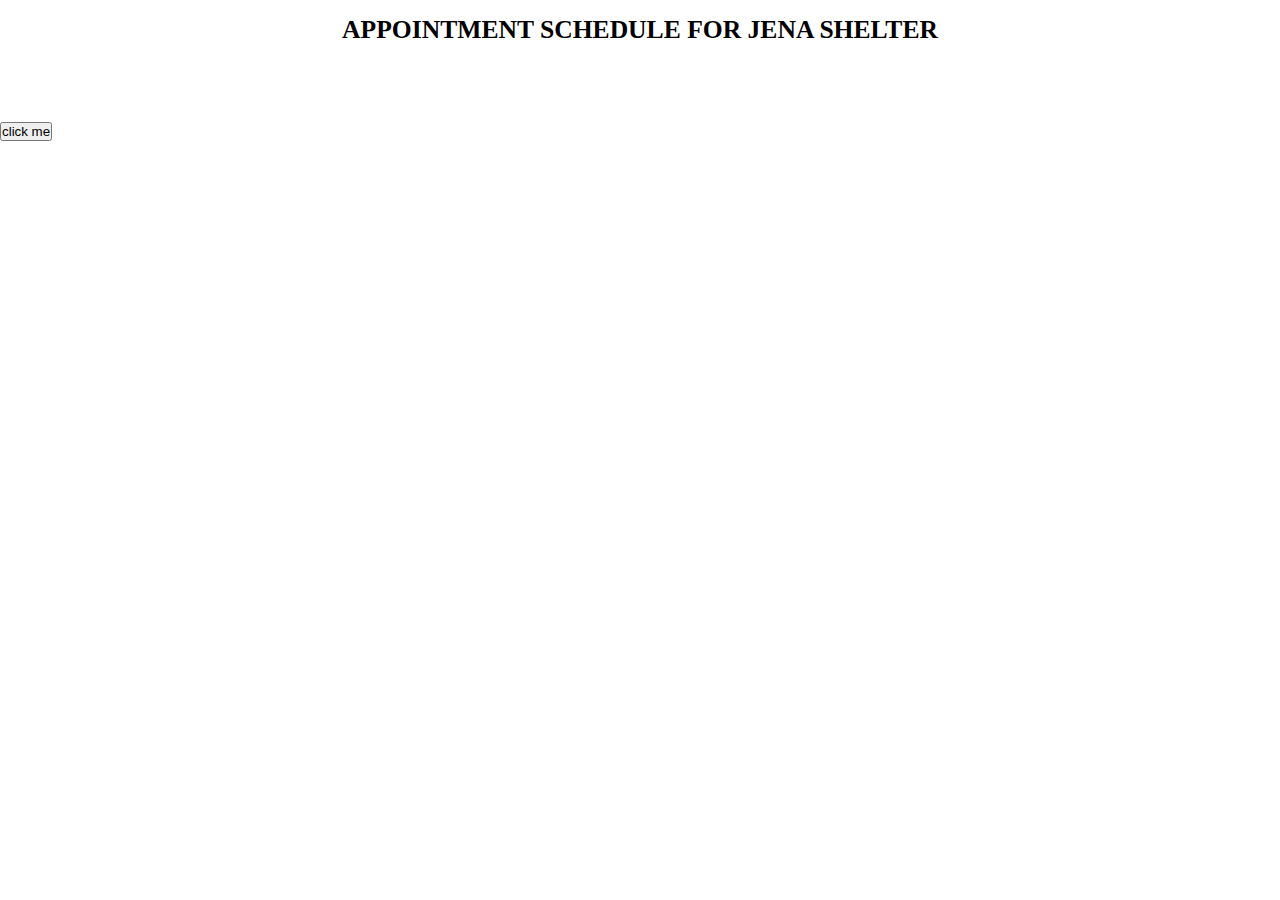
<file: jena shelter/Termin.html>
<!doctype html>
<html>
<head>
<meta charset="UTF-8">
	<title>Make Appointment</title>
	<link rel="stylesheet" type="text/css" href="appstyle.css">
	<link rel="shortcut icon" type="img/png" href="petIcon.png">
	<script src="index.js"></script>
</head>
<body>
	<nav>
		<h1>appointment schedule for jena shelter</h1>
	</nav>
	<div class="termin-data">
		<ul>
			<li class="name"></li>
			<li class="phone"></li>
			<li class="email"></li>
			<li class="date"></li>
		</ul>
		<button onclick="showData()">click me</button>
	</div>
</body>
</html>
</file>
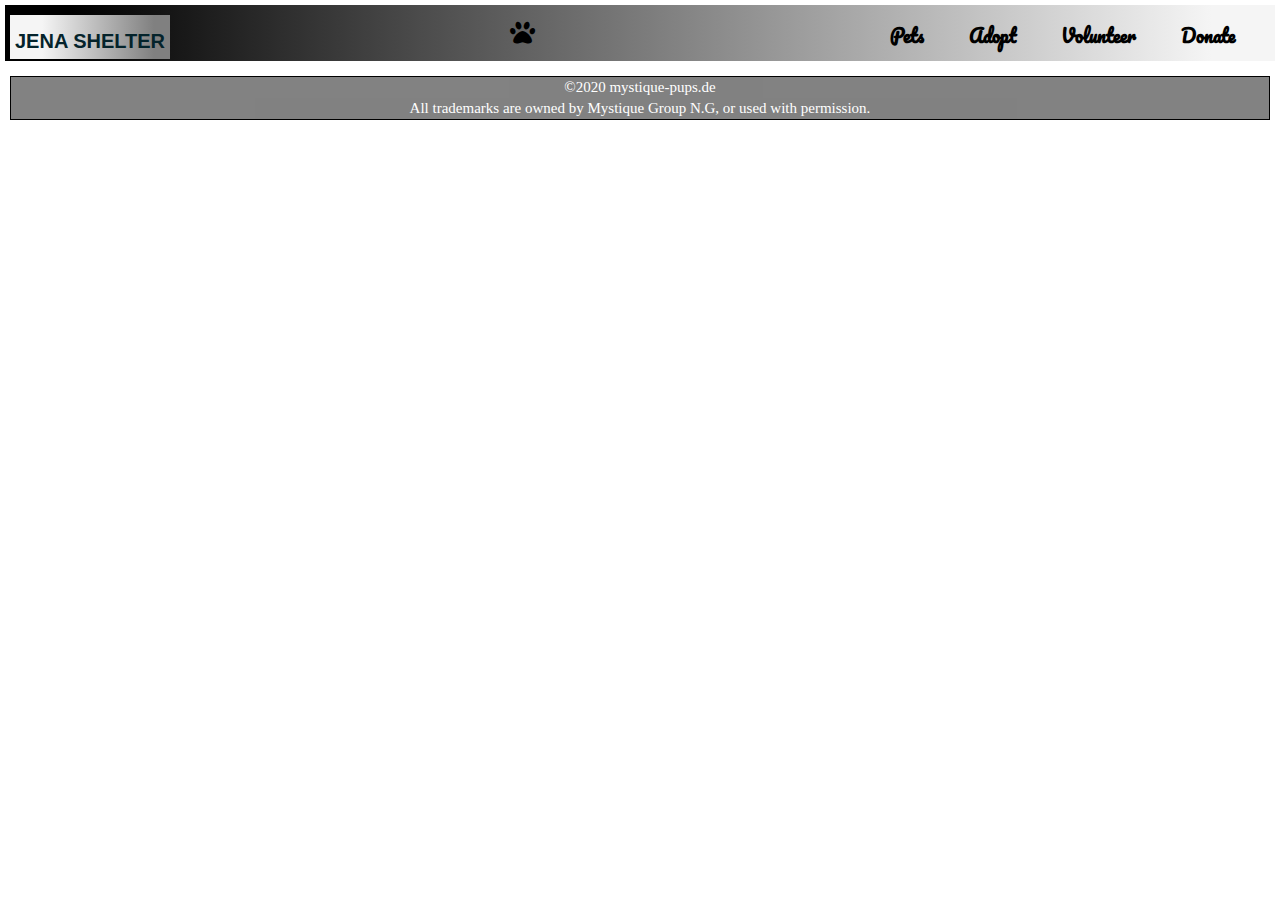
<file: jena shelter/volunteer.html>
<!doctype html>
<html>
<head>
	<meta charset="UTF-8">
	<link rel="stylesheet" href="style.css">
	<link rel="stylesheet" href="nav-pets-style.css">
	<script src="index.js"></script>
	<style>
		.adopt-wrapper{
		background: url(
		}
	
	</style>
</head>
<body>

<nav>
	<h2 onclick="home()">jena shelter</h2>
	<i class="fas fa-paw"></i>
	<ul>
		<li><a onclick="petPage()" href="pets.html">Pets</a></li>
		<li><a href="adopt.html">Adopt</a></li>
		<li><a href="volunteer.html">Volunteer</a></li>
		<li><a href="#">Donate</a></li>
	</ul>
</nav>



<footer>
	<div class="footer-items">
		<p>©2020 mystique-pups.de</p>
		<p>All trademarks are owned by Mystique Group N.G, or used with permission.</p>
	</div>
</footer>

</body>

</html>
</file>
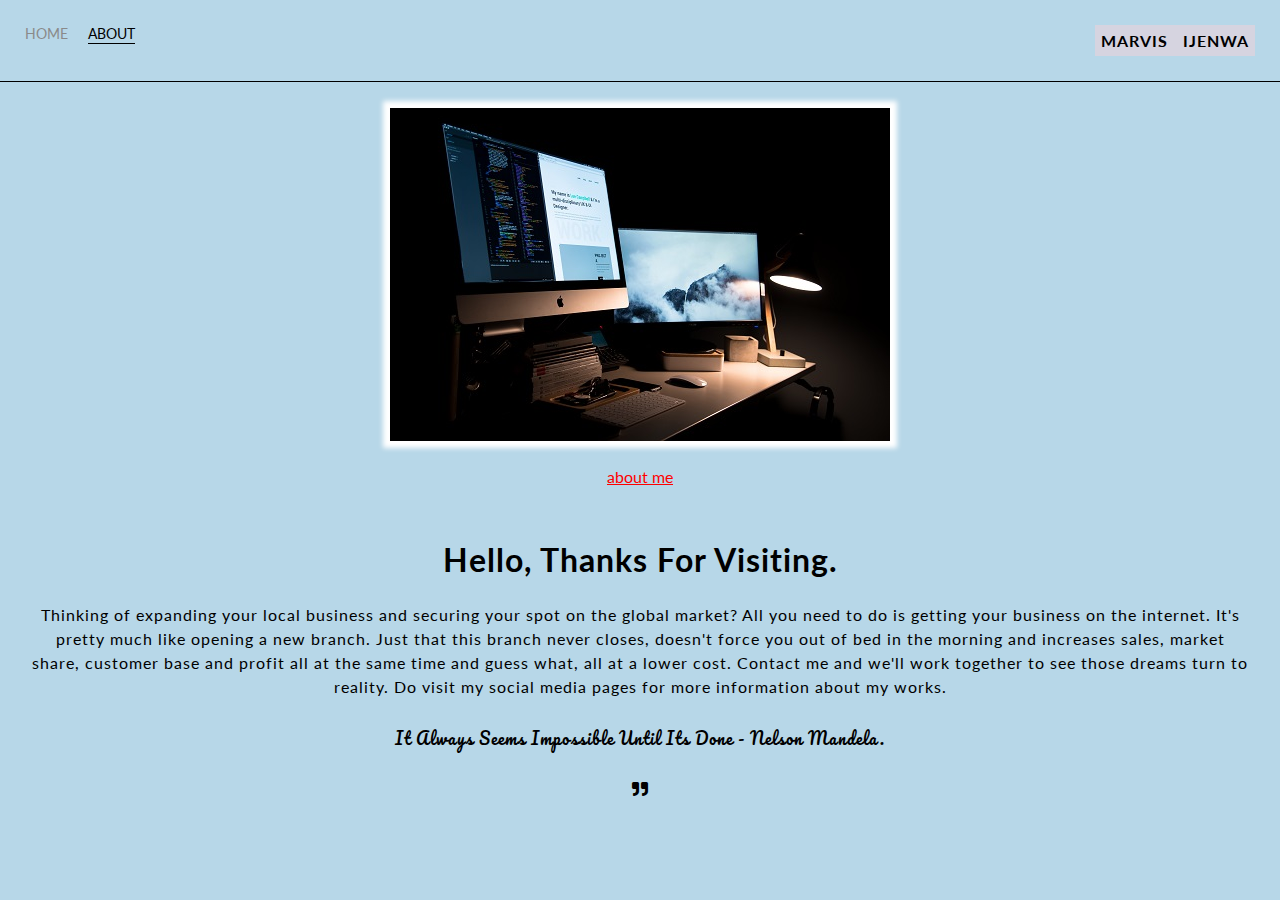
<file: My Portfolio/about.html>
<!doctype html>
<html>
<head>
	<link href="https://fonts.googleapis.com/css2?family=Lato" rel="stylesheet">
	<link rel="stylesheet" type="text/css" href="style.css">
	<link rel="shortcut icon" type="img/png" href="images/webIcon.png">
	<meta charset="utf-8">
	<title>About</title>
	<style type="text/css" rel="stylesheet">
	@media only screen and (max-width: 520px) {
		.profile-img-wrapper img{
			transition: 1s;
			border: 1px solid white;
			-webkit-box-shadow: 0 0 5px 2px #fff;
			-moz-box-shadow: 0 0 5px 2px #fff;
			box-shadow: 0 0 5px 5px #fff;
		}
	
		.portfolio-items-wrapper {
			display: grid;
			grid-template-columns: 1fr;
		}
		.nav-wrapper{
			background: #b7d7e8;
			border-bottom: 1px solid lightseagreen;
			border-bottom-width: 90%;
			display: flex;
			justify-content: space-between;
			padding: 20px;
		}
		.nav-wrapper:hover{
			border-bottom: 3px solid black;
			transition: .3s;
		}
		body{
			background-color: #b7d7e8;
			font-family: "Lato", sans-serif;
		}
		section{
			color: black;
		}
		.two-column-wrapper{
			display: grid;
			grid-template-columns: 1fr;
		}
		.profile-content-wrapper{
			font-size: .9rem;
		}
	}

	</style>
</head>
<body>
	<div class="container">
		<div class="nav-wrapper">
			<div class="left-side">
				<div class="nav-link-wrapper">
					<a href="index.html">Home</a>
				</div>
				
				<div class="nav-link-wrapper active-nav-link">
					<a href="about.html">About</a>
				</div>
			</div>
			
			<div class="right-side">
				<div class="brand">
					<div class="myname"> MARVIS&nbsp;&nbsp; IJENWA </div>
				</div>
			</div>
		</div>
		
		<div class="content-wrapper">
			<div class="two-column-wrapper">
				<div class="profile-img-wrapper">
					<img src="images/lee-campbell-DtDlVpy-vvQ-unsplash.jpg">
				</div>
				<div class="aboutme">
					<a href="">about me</a>
				</div>
				<div class="profile-content-wrapper">
					<h1>Hello, thanks for visiting.</h1>
					<p>Thinking of expanding your local business and securing
					your spot on the global market? All you need to do 
					is  getting your business on the internet. It's pretty much like
					opening a new branch. Just that this branch never closes,
					doesn't force you out of bed in the morning and increases
					sales, market share, customer base and profit all at the same
					time and guess what, all at a lower cost.
					Contact me and we'll work together to see those dreams turn to
					reality. Do visit my social media pages for more information about my works.</p>
					<p class="madiba">It always seems impossible until its done - Nelson Mandela.</p>
					<p class="icon"><i class="fas fa-quote-right"></i></p>
				</div>
				
			</div>
			
		</div>

	</div>
	
</body>
</html>
</file>
<file: css/style.css>
* {
  font-family: 'Bai Jamjuree', sans-serif;
  margin: 0;
  padding: 0;
  -webkit-box-sizing: border-box;
          box-sizing: border-box;
}

body {
  background: #fcfcfc;
}

::-webkit-scrollbar {
  width: 12px;
  margin-right: 2px;
}

::-webkit-scrollbar-thumb {
  background: -webkit-gradient(linear, left top, left bottom, from(#69D6F4), to(#FFEAA7));
  background: linear-gradient(#69D6F4, #FFEAA7);
  border-radius: 5px;
}

::-webkit-scrollbar-thumb:hover {
  background: -webkit-gradient(linear, left top, left bottom, from(#FFEAA7), color-stop(#FF826E), color-stop(#B27946), to(#69D6F4));
  background: linear-gradient(#FFEAA7, #FF826E, #B27946, #69D6F4);
}

@media screen and (max-width: 760px) {
  ::-webkit-scrollbar-thumb {
    background: #FCD770;
  }
}

.recent-3 {
  display: -webkit-box;
  display: -ms-flexbox;
  display: flex;
  -webkit-box-pack: center;
      -ms-flex-pack: center;
          justify-content: center;
  -webkit-box-orient: horizontal;
  -webkit-box-direction: normal;
      -ms-flex-direction: row;
          flex-direction: row;
  position: relative;
  top: 30px;
}

.recent-3-btn {
  padding: 20px 10px;
}

.recent-3-btn a {
  background: #FFEAA7;
  padding: 10px 40px;
  border-radius: 25px;
  color: #22282a;
  font-weight: bold;
  text-decoration: none;
  -webkit-transition: 1s ease-in-out;
  transition: 1s ease-in-out;
}

@media screen and (max-width: 500px) {
  .recent-3-btn a {
    padding: 10px 25px;
  }
}

.recent-3-btn a:hover {
  background: #69D6F4;
  color: #0b0d0e;
  font-weight: bolder;
}

.recent-3-btn button {
  background: #FFEAA7;
  padding: 10px 60px;
  border-radius: 25px;
  color: #22282a;
  font-weight: bold;
  text-decoration: none;
  -webkit-transition: 1s ease-in-out;
  transition: 1s ease-in-out;
  border: none;
  outline: none;
}

@media screen and (max-width: 500px) {
  .recent-3-btn button {
    padding: 10px 35px;
    font-weight: light;
  }
}

.recent-3-btn button:hover {
  background: #69D6F4;
  color: #0b0d0e;
  font-weight: bolder;
}

nav {
  font-family: 'Bai Jamjuree', sans-serif;
  height: 10vh;
  background: transparent;
  margin-top: 15px;
}

@media screen and (max-width: 760px) {
  nav {
    margin-top: 5px;
  }
}

.navbar {
  display: -webkit-box;
  display: -ms-flexbox;
  display: flex;
  list-style: none;
  width: 100%;
  height: 100%;
  -ms-flex-pack: distribute;
      justify-content: space-around;
  -webkit-box-align: center;
      -ms-flex-align: center;
          align-items: center;
}

@media screen and (max-width: 760px) {
  .navbar {
    -webkit-box-pack: center;
        -ms-flex-pack: center;
            justify-content: center;
  }
}

.brandname {
  position: relative;
  left: 5px;
  border-radius: 5px;
  background: -webkit-gradient(linear, left top, right top, from(#FFEAA7), color-stop(#FF826E), color-stop(#B27946), to(#69D6F4)) !important;
  background: linear-gradient(to right, #FFEAA7, #FF826E, #B27946, #69D6F4) !important;
}

.brandname .brandlink {
  text-decoration: none;
  text-transform: uppercase;
  font-size: 30px;
  color: #4c545d;
  font-weight: 700;
  margin-left: 40px;
  padding-right: 25px;
}

@media screen and (max-width: 760px) {
  .brandname .brandlink {
    margin-left: 20px;
    font-size: 28px;
    padding-right: 12px;
    color: #454d54;
  }
}

@media screen and (max-width: 500px) {
  .brandname .brandlink {
    padding-right: 10px;
    margin-left: 15px;
    font-size: 25px;
    color: #40474f;
  }
}

@media screen and (max-width: 400px) {
  .brandname .brandlink {
    padding-right: 8px;
    margin-left: 10px;
    font-size: 22px;
    color: #394046;
  }
}

.nav-links {
  display: -webkit-box;
  display: -ms-flexbox;
  display: flex;
  margin-left: auto;
}

.nav-links li {
  list-style: none;
  padding-right: 50px;
}

@media screen and (max-width: 760px) {
  .nav-links li {
    padding-right: 10px;
  }
}

.nav-links li a {
  color: #394247;
  text-decoration: none;
  font-size: 20px;
}

@media screen and (max-width: 760px) {
  .nav-links li a {
    font-size: 17px;
  }
}

@media screen and (max-width: 500px) {
  .nav-links li a {
    font-size: 16px;
  }
}

@media screen and (max-width: 400px) {
  .nav-links li a {
    font-size: 15px;
  }
}

.intro-section {
  margin-top: 120px;
  display: -webkit-box;
  display: -ms-flexbox;
  display: flex;
  -webkit-box-orient: vertical;
  -webkit-box-direction: normal;
      -ms-flex-direction: column;
          flex-direction: column;
  -webkit-box-pack: center;
      -ms-flex-pack: center;
          justify-content: center;
  -webkit-box-align: center;
      -ms-flex-align: center;
          align-items: center;
}

@media screen and (max-width: 760px) {
  .intro-section {
    margin-top: 80px;
  }
}

@media screen and (max-width: 500px) {
  .intro-section {
    margin-top: 50px;
  }
}

@media screen and (max-width: 400px) {
  .intro-section {
    margin-top: 20px;
  }
}

.intro-h1 {
  font-size: 35px;
  text-align: center;
  margin: 10px;
  padding: 5px;
}

@media screen and (max-width: 760px) {
  .intro-h1 {
    font-size: 30px;
  }
}

@media screen and (max-width: 500px) {
  .intro-h1 {
    font-size: 25px;
  }
}

@media screen and (max-width: 400px) {
  .intro-h1 {
    font-size: 20px;
  }
}

.intro-p {
  text-align: center;
  margin: 10px;
  padding: 5px;
  font-size: 20px;
  color: #809099;
}

@media screen and (max-width: 760px) {
  .intro-p {
    font-size: 17px;
  }
}

.intro {
  line-height: 1.5;
}

.intro .avatar {
  display: block;
  margin-left: auto;
  margin-right: auto;
  width: 35%;
  background: #f1f2f4;
}

@media screen and (max-width: 760px) {
  .intro .avatar {
    width: 30%;
  }
}

.hi {
  margin-top: 50px;
  width: 90%;
  background: #FFEAA7;
  padding: 9rem;
  border-radius: 25px;
}

@media screen and (max-width: 760px) {
  .hi {
    background: #FCD770;
    padding: 3rem;
  }
}

@media screen and (max-width: 500px) {
  .hi {
    padding: 2rem;
  }
}

@media screen and (max-width: 400px) {
  .hi {
    padding: .5rem;
    width: 100%;
  }
}

.hi-wrap {
  padding: 5px;
  margin: auto;
  text-align: center;
}

@media screen and (max-width: 760px) {
  .hi-wrap {
    padding: 4px;
  }
}

@media screen and (max-width: 500px) {
  .hi-wrap {
    padding: 3rem;
  }
}

@media screen and (max-width: 400px) {
  .hi-wrap {
    padding: 2.5px;
  }
}

.hi-wrap h1 {
  font-size: 28px;
  line-height: 1.5;
}

@media screen and (max-width: 760px) {
  .hi-wrap h1 {
    line-height: 1.4;
    font-size: 25px;
  }
}

@media screen and (max-width: 500px) {
  .hi-wrap h1 {
    line-height: 1.3;
    font-size: 23px;
  }
}

@media screen and (max-width: 400px) {
  .hi-wrap h1 {
    line-height: 1.15;
    font-size: 21px;
  }
}

.hi-wrap h2 {
  margin-top: 1.5em;
  font-size: 19px;
  line-height: 2.0;
  color: #394247;
}

@media screen and (max-width: 760px) {
  .hi-wrap h2 {
    font-size: 18px;
    line-height: 1.8;
  }
}

@media screen and (max-width: 500px) {
  .hi-wrap h2 {
    font-size: 16.5px;
    line-height: 1.6;
  }
}

@media screen and (max-width: 400px) {
  .hi-wrap h2 {
    font-weight: light;
    font-size: 15px;
    line-height: 1.6;
    color: #5b6971;
    padding: 0 10px;
  }
}

.skills {
  position: relative;
  width: 85%;
  margin: auto;
  margin-top: 30px;
  margin-bottom: 30px;
  border-radius: 10px;
  -webkit-box-shadow: 0 8px 6px -6px black;
  box-shadow: 0 8px 6px -6px black;
}

.columns {
  width: 100%;
  display: -webkit-box;
  display: -ms-flexbox;
  display: flex;
  -ms-flex-pack: distribute;
      justify-content: space-around;
  -webkit-box-orient: horizontal;
  -webkit-box-direction: normal;
      -ms-flex-direction: row;
          flex-direction: row;
}

@media screen and (max-width: 850px) {
  .columns {
    -webkit-box-orient: vertical;
    -webkit-box-direction: normal;
        -ms-flex-direction: column;
            flex-direction: column;
  }
}

.column {
  text-align: center !important;
  padding: 15px 15px;
  border-right: 0.5px solid #f1f2f4;
  width: 100%;
}

@media screen and (max-width: 850px) {
  .column {
    border-bottom: 2px solid #b9bfc6;
  }
}

.column .skill-icon i {
  font-size: 100px;
  color: #FCD770;
  padding: 30px 10px;
}

@media screen and (max-width: 760px) {
  .column .skill-icon i {
    color: #69D6F4;
  }
}

.column .skill-a {
  text-align: center;
  font-size: 1.3rem;
}

.column .skill-c, .column .skill-e {
  margin-top: 35px;
  line-height: 1.3;
  font-weight: bold;
  font-size: 1.1rem;
}

.column .skill-b, .column .skill-d, .column .skill-f {
  text-align: center;
  margin-top: 5px;
  padding: 0px 5px;
  font-size: 16px;
  color: #809099;
  line-height: 1.5;
}

@media screen and (max-width: 700px) {
  .column .skill-b, .column .skill-d, .column .skill-f {
    font-size: 16px;
  }
}

.column .skill-f li {
  list-style-type: none;
  padding: 3px 0;
}

.recent {
  margin-top: 150px;
  text-align: center;
  border-bottom: 0.5px solid #d5dadd;
  position: relative;
  padding-bottom: 100px;
}

.recent .recent-1-header {
  font-size: 24px;
  text-transform: capitalize;
  margin-bottom: 10px;
}

.recent .recent-1-subtext {
  text-align: center;
  margin: 10px;
  padding: 5px;
  font-size: 18px;
  color: #809099;
  margin-bottom: 50px;
}

@media screen and (max-width: 760px) {
  .recent .recent-1-subtext {
    font-size: 18px;
    margin-bottom: 45px;
  }
}

@media screen and (max-width: 550px) {
  .recent .recent-1-subtext {
    font-size: 17px;
    margin: 5px 10px;
    margin-bottom: 40px;
  }
}

@media screen and (max-width: 400px) {
  .recent .recent-1-subtext {
    font-size: 16px;
    margin-bottom: 30px;
  }
}

.recent .recent-1-subtext a {
  text-decoration: none;
  color: #FCD770;
  -webkit-transition: 1s ease-in-out;
  transition: 1s ease-in-out;
}

.recent .recent-1-subtext a:hover {
  color: #69D6F4;
  font-weight: bold;
}

@media screen and (max-width: 760px) {
  .recent .recent-1-subtext a {
    color: #69D6F4;
  }
  .recent .recent-1-subtext a:hover {
    color: #FCD770;
  }
}

.recent .recent-2-wrapper {
  width: 95%;
  margin: 0 auto;
}

.recent .recent-2-wrapper .portfolio-items-wrapper {
  display: -ms-grid;
  display: grid;
  grid-gap: 40px 20px;
  -ms-grid-columns: 1fr 1fr 1fr;
      grid-template-columns: 1fr 1fr 1fr;
}

@media screen and (max-width: 1023px) {
  .recent .recent-2-wrapper .portfolio-items-wrapper {
    -ms-grid-columns: 1fr 1fr;
        grid-template-columns: 1fr 1fr;
  }
}

@media screen and (max-width: 765px) {
  .recent .recent-2-wrapper .portfolio-items-wrapper {
    -ms-grid-columns: 1fr;
        grid-template-columns: 1fr;
  }
}

@media screen and (max-width: 415px) {
  .recent .recent-2-wrapper .portfolio-items-wrapper {
    grid-gap: 20px 20px;
  }
}

.recent .recent-2-wrapper .portfolio-items-wrapper .portfolio-item-wrapper {
  position: relative;
}

.recent .recent-2-wrapper .portfolio-items-wrapper .portfolio-item-wrapper .portfolio-img-background {
  height: 250px;
  background-size: cover;
  background-position: top center;
  background-repeat: no-repeat;
  border-radius: 20px;
  -webkit-box-shadow: 0 8px 6px -6px black;
  box-shadow: 0 8px 6px -6px black;
}

@media screen and (max-width: 765px) {
  .recent .recent-2-wrapper .portfolio-items-wrapper .portfolio-item-wrapper .portfolio-img-background {
    height: 400px;
  }
}

@media screen and (max-width: 650px) {
  .recent .recent-2-wrapper .portfolio-items-wrapper .portfolio-item-wrapper .portfolio-img-background {
    height: 300px;
  }
}

@media screen and (max-width: 500px) {
  .recent .recent-2-wrapper .portfolio-items-wrapper .portfolio-item-wrapper .portfolio-img-background {
    height: 270px;
  }
}

@media screen and (max-width: 450px) {
  .recent .recent-2-wrapper .portfolio-items-wrapper .portfolio-item-wrapper .portfolio-img-background {
    height: 240px;
  }
}

@media screen and (max-width: 400px) {
  .recent .recent-2-wrapper .portfolio-items-wrapper .portfolio-item-wrapper .portfolio-img-background {
    height: 200px;
  }
}

@media screen and (max-width: 320px) {
  .recent .recent-2-wrapper .portfolio-items-wrapper .portfolio-item-wrapper .portfolio-img-background {
    height: 170px;
  }
}

@media screen and (max-width: 280px) {
  .recent .recent-2-wrapper .portfolio-items-wrapper .portfolio-item-wrapper .portfolio-img-background {
    height: 130px;
  }
}

.recent .recent-3 {
  display: -webkit-box;
  display: -ms-flexbox;
  display: flex;
  -webkit-box-pack: center;
      -ms-flex-pack: center;
          justify-content: center;
  -webkit-box-orient: horizontal;
  -webkit-box-direction: normal;
      -ms-flex-direction: row;
          flex-direction: row;
  position: relative;
  top: 30px;
}

.recent .recent-3-btn {
  padding: 20px 10px;
}

.recent .recent-3-btn a {
  background: #FFEAA7;
  padding: 10px 40px;
  border-radius: 25px;
  color: #22282a;
  font-weight: bold;
  text-decoration: none;
  -webkit-transition: .5s ease-in-out;
  transition: .5s ease-in-out;
}

@media screen and (max-width: 500px) {
  .recent .recent-3-btn a {
    padding: 10px 25px;
  }
}

.recent .recent-3-btn a:hover {
  background: #69D6F4;
  color: #0b0d0e;
  font-weight: bolder;
}

.grid-label {
  position: absolute;
  top: 50%;
  left: 50%;
  -webkit-transform: translate(-50%, -50%);
          transform: translate(-50%, -50%);
  display: none;
}

.base {
  background: #FFEAA7;
  position: relative;
  top: 150px;
  width: 100%;
}

.base .link-up {
  background: -webkit-gradient(linear, left top, right top, from(#141e30), to(#243b55));
  background: linear-gradient(to right, #141e30, #243b55);
  color: white;
  position: relative;
  top: -50px;
  margin: 0 50px;
  padding: 50px;
  text-align: center;
  -webkit-box-align: center;
      -ms-flex-align: center;
          align-items: center;
  display: -webkit-box;
  display: -ms-flexbox;
  display: flex;
  -ms-flex-pack: distribute;
      justify-content: space-around;
  border-radius: 20px;
  -webkit-box-shadow: 0 8px 6px -6px black;
  box-shadow: 0 8px 6px -6px black;
}

@media screen and (max-width: 800px) {
  .base .link-up {
    -webkit-box-orient: vertical;
    -webkit-box-direction: normal;
        -ms-flex-direction: column;
            flex-direction: column;
  }
}

.base .link-up h1 {
  margin-bottom: 15px;
  padding: 5px 0;
}

.base .link-up p {
  padding-right: 25px;
  padding-left: 25px;
  color: #f1f2f4;
  text-align: center;
}

@media screen and (max-width: 800px) {
  .base .link-up p {
    margin: 0 5px 30px 5px;
  }
}

@media screen and (max-width: 800px) {
  .base .link-up .meet-up-btn {
    margin-top: 20px;
  }
}

.base .link-up .meet-up-btn a {
  text-decoration: none;
  color: snow;
  font-size: 18px;
  font-weight: bolder;
  background-origin: padding-box;
  border: .5px solid #FFEAA7;
  padding: 8px 40px;
  border-radius: 20px;
  -webkit-box-shadow: 0 8px 6px -6px black;
  box-shadow: 0 8px 6px -6px black;
  -webkit-transition: .5s ease-in-out;
  transition: .5s ease-in-out;
}

.base .link-up .meet-up-btn a:hover {
  background: #FFEAA7;
  color: #141e30;
}

.base footer {
  padding-bottom: 50px;
}

.base footer .footer1 {
  display: -webkit-box;
  display: -ms-flexbox;
  display: flex;
  -webkit-box-orient: vertical;
  -webkit-box-direction: normal;
      -ms-flex-direction: column;
          flex-direction: column;
  -webkit-box-pack: center;
      -ms-flex-pack: center;
          justify-content: center;
  -webkit-box-align: center;
      -ms-flex-align: center;
          align-items: center;
  text-align: center;
}

.base footer .footer1-quote {
  padding-top: 20px;
  color: #9da6af;
  font-size: 1.2em;
}

.base footer .sm-icons {
  padding-top: 50px;
  margin: 0 auto;
  text-align: center;
  -webkit-box-align: center;
      -ms-flex-align: center;
          align-items: center;
}

.base footer .sm-icons ul {
  display: -webkit-box;
  display: -ms-flexbox;
  display: flex;
  -ms-flex-wrap: wrap;
      flex-wrap: wrap;
  -webkit-box-pack: center;
      -ms-flex-pack: center;
          justify-content: center;
  list-style-type: none;
}

.base footer .sm-icons ul li {
  padding: 0 30px;
  padding-top: 20px;
  padding-bottom: 20px;
}

.base footer .sm-icons ul li a {
  font-size: 40px;
}

.base footer .sm-icons ul li a i {
  padding: 0 5px;
  color: #11253b;
}

.base footer .copyright {
  display: -webkit-box;
  display: -ms-flexbox;
  display: flex;
  -webkit-box-orient: horizontal;
  -webkit-box-direction: normal;
      -ms-flex-direction: row;
          flex-direction: row;
  -webkit-box-pack: center;
      -ms-flex-pack: center;
          justify-content: center;
  text-align: center;
  padding: 25px 10px 50px 10px;
}

.base footer .copyright .imprint, .base footer .copyright .c {
  color: #9da6af;
  font-weight: bold;
  font-size: .9em;
}

.base footer .copyright .imprint span i, .base footer .copyright .c span i {
  background: -webkit-gradient(linear, left top, right top, from(#FF826E), to(#69D6F4)) !important;
  background: linear-gradient(to right, #FF826E, #69D6F4) !important;
  color: #141e30;
  padding: 2px;
  padding-top: 4px;
  border-radius: 25px;
  font-weight: bold;
}

.base footer .copyright .imprint {
  margin-right: 10px;
}

.base footer .copyright .imprint a {
  text-decoration: none;
  color: #9da6af;
  font-weight: bold;
}

.welcome-note {
  display: -webkit-box;
  display: -ms-flexbox;
  display: flex;
  -webkit-box-orient: vertical;
  -webkit-box-direction: normal;
      -ms-flex-direction: column;
          flex-direction: column;
  -webkit-box-pack: center;
      -ms-flex-pack: center;
          justify-content: center;
  -webkit-box-align: center;
      -ms-flex-align: center;
          align-items: center;
  text-align: center;
  margin-top: 5px;
  color: #9da6af;
  margin-bottom: 10px;
}

@media screen and (max-width: 800px) {
  .welcome-note {
    margin-top: 0;
  }
}

.welcome-note .welcome-note-1 {
  padding: 20px;
}

.welcome-note .welcome-note-2 {
  font-size: 30px;
}

.msg-zone .inputs {
  display: -webkit-box;
  display: -ms-flexbox;
  display: flex;
  -webkit-box-orient: vertical;
  -webkit-box-direction: normal;
      -ms-flex-direction: column;
          flex-direction: column;
  -webkit-box-pack: center;
      -ms-flex-pack: center;
          justify-content: center;
  -webkit-box-align: center;
      -ms-flex-align: center;
          align-items: center;
  text-align: center;
  color: #9da6af;
}

.msg-zone .inputs input, .msg-zone .inputs textarea {
  text-align: left;
  padding: 10px 30px;
  margin: 25px 20px 10px 20px;
  outline: none;
  border: 1px solid #9da6af;
  border-radius: 5px;
  max-width: 60%;
  width: 100%;
  font-size: initial;
  line-height: 1.5;
}

@media screen and (max-width: 1400px) {
  .msg-zone .inputs input, .msg-zone .inputs textarea {
    max-width: 40%;
  }
}

@media screen and (max-width: 800px) {
  .msg-zone .inputs input, .msg-zone .inputs textarea {
    max-width: 70%;
  }
}
/*# sourceMappingURL=style.css.map */
</file>
<file: jena shelter/style.css>
@import url(https://fonts.googleapis.com/css?family=Pacifico);
@import "https://use.fontawesome.com/releases/v5.5.0/css/all.css";


*{
	margin: 0;
	padding: 0;
}
nav{
	display: flex;
	justify-content: space-between;
	margin: 5px;
	background: linear-gradient(to right,black 5%, #f5f5f5 95%);
}
nav h2{
	color: #04232b;
	margin: 10px 0px 2px 5px;
	padding: 15px 5px 0px;
	font-size: 20px;
	font-family: helvetica;
	text-transform: uppercase;
	background: linear-gradient(to left,gray 10%, #f5f5f5 80%);
	font-weight: 900;
}
nav h2:hover{
	color: orange;
	background: black;
	transition: all 1s ease-out;
	cursor: pointer;
}
nav i{
	font-size: 25px;
	padding: 15px 1px 0;
	background: transparent;
}
nav ul{
	display: flex;
	justify-content: space-around;
	margin: 5px;
	list-style-type: none;
}
nav ul li{
	margin-right: 25px;
	padding: 5px;
	padding-top: 10px;
}

nav ul li a{
	border-bottom: 1.5px solid transparent;
	text-decoration: none;
	font-family: pacifico;
	font-size: 18px;
	font-weight: bold;
	padding: 5px;
	color: black;
}
nav ul li a:hover{
	border-bottom-color: black;
	transition: 1.5s;
}
.front{
	background: url(puppy3.jpg);
	background-repeat: no-repeat;
	background-size: cover;
	background-position: center;
	height: 600px;
}
.front .text{
	padding: 10px;
	font-family: comic sans ms;
	background: rgba(211,211,211,.1);
	float: right;
	margin: 250px 5px 0 0;
}
.text h2{
	background: rgba(0,0,0,.2);
	color: #f5f5f5;
	text-transform: uppercase;
	text-align: center;
	font-size: 115%;
	padding: 10px;
	border: 5px solid gray;
}
.text h2:hover{
	background: black;
	color: #f5f5f5;
	transition: 1s;
}
.text p{
	font-family: pacifico;
	padding: 5px;
	background: #f5f5f5;
	font-weight: lighter;
	font-size: 15px;
	text-align: center;
	border: 10px solid #D2691E;
	
}
.text p:hover{
	color: white;
	background: black;
	transition: 1s;
	cursor: pointer;
}
.front .appointment{
	display: inline-block;
	top: 50%;
	left: 50%;
	transform: translate(15%, 40%);
	padding: 20px 10px 10px;
}
/*the appointment app just below the navbar*/
.appointment{
	background: rgba(0,0,0,.2);
	font-family: comic sans ms;
}
.appointment h3{
	font-size: 17px;
	text-transform: uppercase;
	padding: 10px 5px;
	color: #f5f5f5;
	background: linear-gradient(to right, black,gray);
}
.appointment form{
	text-align: center;
	margin-right: 10px;
	margin-top: 15px;
}
.appointment form input{
	outline: none;
	font-family: pacifico;
	background: transparent;
	color: white;
	border: 5px solid rgba(210,105,30,.2);
	margin: 5px 0;
	padding: 5px 18px;
	font-weight: lighter;
	font-size: 14px;
	letter-spacing: .5px;
}
::placeholder {
	color: white;
	font-family: comic sans ms;
}
/*this kinda replaces the submit button
	p.s: a function can be added to the'onclick=' 
	value via javacript*/
.appointment p{
	text-transform: uppercase;
	cursor: pointer;
	font-weight: bolder;
	text-align: center;
	margin: 5px 10px 5px;
	border: 5px solid gray;
	background: linear-gradient(to left,#D2691E 50%, black 50%);
}
.appointment p:hover{
	color: orange !important;
	background: black;
	text-decoration: none;
	transition: 1s;
}

/*this is a collage of divs containg individual background images
	h3 tags and p tags describing each div in the container(pups)*/
.grid{
	background: linear-gradient(to right,orange,#f5f5f5);
	margin: 10px 5px 0px;
	position: relative;
	display: grid;
	grid-template-columns: 1fr 1fr 1fr 1fr;
	grid-gap: 10px;
}
.grid .pup1{
	height: 290px;
	width: 100%;
	background-size: cover;
	background-position: center;
	background-repeat: no-repeat;
	margin: 5px 5px 0;
}
/*contains the h3&p tags in the pup(num) div respectively*/
.grid .pup1 .pup-info{
	text-align: center;
	margin-top: 150px;
}
/*the name of each pup*/
.pup-info h3{
	font-size: 25px;
	font-family: pacifico;
	color: rgba(0,0,0,.05);
	text-shadow: 1px 1px rgba(0,0,0,.2);
}
/*the puppy's short decription*/
.pup-info p{
	padding: 2px 5px;
	margin-top: 25px;
	margin-left: 8px;
	margin-right: 8px;
	padding: 2px 5px 10px;
	font-size: 14px;
	font-weight: bold;
	font-family: comic sans ms;
	color: rgba(0,0,0,.1);
	background: rgba(0,0,0,.1);
}
.grid .pup1:hover p{
	color: orange;
	transition: 1s;
	background: rgba(0,0,0,.8);
}
.grid .pup1:hover h3{
	color: white;
	transition: 1s;
}

/*should probably change the div class. this contains
	the address and opening hours info*/
.mission{
	margin: 5px 5px;
	height: 400px;
	background-size: cover;
	background-position: center;
	background-repeat: no-repeat;
	border: 10px solid gray;
	border-radius: 20px 0px;
	display: flex;
	justify-content: space-around;
}
.hours ul{
	list-style-type: none;
	margin: 10px 0px;
}
.hours li{
	margin: 10px 0px;
	font-family: pacifico;
	background: rgba(0,0,0,.5);
	padding: 2px 15px;
	cursor: pointer;
	border-radius: 5px 0px;
}
.hours li:hover{
	background: black;
	color: silver;
	transition: .5s;
}
/*the address div class relates to both the actual 
	address and a dog-treats info*/
.address ul{
	list-style-type: none;
	margin: 40px 0px;
}
.address li{
	margin: 10px 0;
	font-family: pacifico;
	background: rgba(0,0,0,.5);
	padding: 2px 15px;
	cursor: pointer;
	color: black;
	
}

/*the social media icons below the address div*/
.connect{
	background: linear-gradient(to right,orange,white);
	margin: 5px;
}
.connect ul{
	display: flex;
	justify-content: center;
	list-style-type: none;
}
.connect ul  li{
	font-size: 40px;
	margin-right: 30px;
}

/*styling the footer*/
footer{
	margin: 5px 5px 0px;
	padding: 10px 5px 0;
}
footer .footer-items{
	text-align: center;
	font-family: comic sans ms;
	border: 1px solid black;
}
footer .footer-items p{
	font-size: 15px;
	padding: 2px 1px;
	background: rgba(0,0,0,.7);
	color: white;
	opacity: .7;
}

/*footer-style ends*/
@media only screen and (max-width: 650px) {
	
	*{
		-webkit-transition:all 1s ease;
				-moz-transition:all 1s ease;
							-o-transition:all 1s ease;
									transition:all 1s ease;
	}
	.front{
	background: url(puppy2.jpg);
	height: 600px;
	}
	.grid .pup1{
	height: 200px;
	width: 100%;
	margin: 5px 5px 0;
	}
	.grid .pup1 .pup-info{
	margin-top: 70px;
	}
	nav h2{
	border-radius: 0;
	margin: 0;
	padding: 5px 5px 0px;
	font-size: 17px;
	font-family: helvetica;
	text-transform: uppercase;
	}
	nav h2:hover{
	background: linear-gradient(to right, #342127,gray);
	color: #f5f5f5;
	transition: 1.5s;
	}
	nav i {
	margin-bottom: 8px;
	font-size: 14px;
	color: #342127
	}
	nav ul{
	justify-content: space-evenly;
	margin: 2px;
	}
	nav ul li{
	margin-right: 5px;
	padding: 5px;
	padding-top: 2px;
	}
	nav ul li a{
	border-bottom: 2px solid transparent;
	text-decoration: none;
	font-family: pacifico;
	font-size: 14px;
	font-weight: lighter;
	padding: 1px;
	color: black;
	}
	nav ul li a:hover{
	border-bottom-color: #342127;
	transition: .5s;
	}

	.front .appointment{
	display: inline-block;
	top: 50%;
	left: 50%;
	transform: translate(1%, 40%);
	padding: 15px 5px 10px;
	}
	.appointment h3{
	font-size: 14px;
	text-transform: uppercase;
	padding: 10px 5px;
	color: #f5f5f5;
	background: linear-gradient(to right, #342127,gray);
	}
	.appointment form input{
	outline: none;
	font-family: pacifico;
	background: transparent;
	color: white;
	border: 3px solid #342127;
	margin: 3px 0;
	padding: 5px 10px;
	}
	.text h2{
	background: #342127;
	color: #f5f5f5;
	font-size: 100%;
	padding: 7px;
	border: 3px solid gray;
	}
	.text p:hover{
	color: white;
	background: linear-gradient(to right, #342127,gray);
	transition: 2s;
	cursor: pointer;
	}
	.connect{
	background: linear-gradient(to right,orange,white);
	margin: 2.5px;
	}
	.connect ul  li{
	font-size: 20px;
	margin-right: 15px;
	}
	footer{
	margin: 2px 2px 0px;
	padding: 2px 2px 0;
	}
	footer .footer-items{
	text-align: center;
	font-family: helvetica;
	border: none;
	}
	footer .footer-items p{
	font-size: 12px;
	padding: 1px 1px;
	background: black;
	color: white;
	}
	
	.mission{
	margin: 5px 5px;
	height: 400px;
	background-image: url(lock2.jpg) !important;
	}
	.hours li{
	font-weight: lighter;
	margin: 10px 0;
	font-family: pacifico;
	background: rgba(255,255,255,.2);
	padding: 2px 5px;
	cursor: pointer;
	border-radius: 3px 0px;
	}
	.address li{
	margin: 10px 0;
	font-family: pacifico;
	background: rgba(255,255,255,.2);
	padding: 2px 5px;
	cursor: pointer;
	color: black;
	}
}
</file>
<file: jena shelter/nav-pets-style.css>
@import url(https://fonts.googleapis.com/css?family=Pacifico);
@import "https://use.fontawesome.com/releases/v5.5.0/css/all.css";

main{
	font-family: pacifico;
	text-align: center;
}
main .sm{
	padding: 10px;
	margin: 5px 20px;
}
main .sm h3{
	margin: 5px 120px;
	color: #dedede;
	font-size: 180%;
	border-radius: 10px;
}
main .sm #fb, #ig, #yt{
	font-size: 50px;
}
main .sm:hover #fb{
	color: #3b5998;
	transition: 2s;
}
main .sm:hover #ig{
	color: teal;
	transition: 2s;
}
main .sm:hover #yt{
	color: #c4302b;
	transition: 2s;
}
main .sm:hover h3{
	color: orange;
	background: black;
	transition: 2s;
}
main .sm:hover p{
	transition: 2s;
	color: white;
}
.front-view{
	margin: 5px 100px;
}
.front-view .text h2{
	color: #04232b;
	font-size: 20px;
	background: rgba(0,0,0,.7);
	font-family: comic sans ms;
	border-radius: 10px;
	margin-bottom: 2px;
}
.front-view .text p{
	background: rgba(0,0,0,.4);
	font-weight: lighter;
}
.front-view .text p u{
	color: #89216b;
	font-size: 17px;
}
.front-view .text p:hover{
	background: rgba(0,0,0);
	color: white;
	transition: .5s;
}
.text p{
	font-family: pacifico;
	padding: 5px;
	background: #f5f5f5;
	font-weight: lighter;
	font-size: 15px;
	text-align: center;
	border: 20px solid #D2691E;
	border-radius: 20px;
}
</file>
<file: jena shelter/appstyle.css>
@import url(https://fonts.googleapis.com/css?family=Pacifico);
@import "https://use.fontawesome.com/releases/v5.5.0/css/all.css";


*{
	margin: 0;
	padding: 0;
}
body{
}
nav{
	position: relative;
	display: flex;
	justify-content: center;
	align-items: center;
}
nav h1{
	text-transform: uppercase;
	font-family: verdana;
	margin-top: 10px;
	padding: 5px;
	font-size: 1.6em;
}
</file>
<file: My Portfolio/style.css>
@import url(https://fonts.googleapis.com/css?family=Pacifico);
@import "https://use.fontawesome.com/releases/v5.5.0/css/all.css";

*{
	margin: 0;
	padding: 0;
}

/* MASTER STYLES */
body{
	background-color: #b7d7e8;
	font-family: "Lato", sans-serif;
}

.container{
	display: grid;
	grid-template-columns: 1fr;
}

/* NAV STYLES */
.nav-wrapper{
	border-bottom: 1px solid black;
	border-bottom-width: 90%;
	display: flex;
	justify-content: space-between;
	padding: 25px;
}

.left-side{
	display: flex;
}

.nav-wrapper > .left-side >div {
	margin-right: 20px;
	font-size: 0.9em;
	text-transform: uppercase;
}
.nav-wrapper .brand .myname{
	letter-spacing: 1px;
	font-weight: bold;
	background-color: #d6d4e0;
	padding: 5px;
	border: 1px solid transparent;
	transition: .5s ease-in-out;
}
.nav-wrapper .brand .myname a{
	text-decoration: none;
	color: black;
}
.brand .myname:hover{
	color: rgba(214,212,224,.8);
	background-color: #d6d4e0;
}


.nav-link-wrapper{
	height: 18px;
	border-bottom: 1px solid transparent;
	transition: border-bottom 0.5s;
}

.nav-link-wrapper a{
	color: #8a8a8a;
	text-decoration: none;
	transition: color 0.5s;
}

.nav-link-wrapper:hover{
	border-bottom: 1px solid black;
}

.nav-link-wrapper a:hover{
	color: black;
}

.active-nav-link{
	border-bottom: 1px solid black;
}

.active-nav-link a{
	color: black !important;
}

/*SECTION INTRO STYLES */

section{
	width: 50%;
	max-width: var(--innerWidth);
	margin: 0 auto;
}
section .intro-head{
	display: flex;
	justify-content: center;
	align-items: center;
}
.intro-head h2{
	text-transform: capitalize;
	letter-spacing: 1px;
	font-family: "Lato", sans-serif;
	margin: 1.25rem 0;
	text-align: center;
}
.details-wrap{
	display: flex;
	flex-direction: column;
	justify-content: center;
	align-items: center;
}
.details-wrap .img{
	width: 150px;
	height: 150px;
	object-fit: cover;
	border-radius: 50%;
	background: white;
	padding: 0.25rem;
	border: 1px solid black;
	box-shadow: 0 5px 5px black;
	transition: .5s ease-in-out;
}

.details-wrap .img:hover {
	box-shadow: 0 5px 5px white;
}

.details-wrap .name{
	margin: 1rem 0 0.4rem 0;
	font-size: .8rem;
	text-transform: uppercase;
	letter-spacing: 1.25px;
	padding: .5rem;
	border: .5px solid black;
	border-radius: 1px;
	transition: .3s ease-in-out;
}
.details-wrap .name:hover{
	border: .5px solid #b7d7e8;
	box-shadow: 1px -.5px 2px 3px white;
}

.details-wrap .jobtitle{
	margin: 1.1rem 0;
	text-transform: capitalize;
	letter-spacing: 2px;
}
.details-wrap .bio{
	line-height: 1.8;
	max-width: 35em;
	text-align: center;
	letter-spacing: 1px;
	margin-bottom: 2rem;
}
.details-wrap .icon{
	margin-top: 0;
	margin-bottom: 2.5rem;
}

/* PORTFOLIO STYLES */

.portfolio-items-wrapper {
	display: grid;
	grid-template-columns: 1fr 1fr 1fr 1fr;
}

.portfolio-item-wrapper {
	position: relative;
	border: 2px solid gray;
	margin: 1px;
	padding: 0px;
	cursor: pointer;
}
.portfolio-item-wrapper:hover{
	
}
.portfolio-img-background{
	height: 210px;
	background-size: cover;
	background-position: center;
	background-repeat: no-repeat;
}

.img-text-wrapper {
  position: absolute;
  top: 0;
  display: flex;
  flex-direction: column;
  justify-content: center;
  align-items: center;
  height: 100%;
  text-align: center;
  padding-left: 50px;
  padding-right: 100px;
}


/* be specific with your selector from now*/

.img-text-wrapper .Subtitle{
	transition: .5s;
	letter-spacing: 1.5px;
	font-weight: 600;
	color: transparent;
	text-transform: capitalize;
	background: rgba(255,255,255,.1)

}

.portfolio-item-wrapper:hover .Subtitle{
	transition-timing-function: cubic-bezier(.29, 1.01, 1, -0.2);
	font-weight: 600;
	color: lightseagreen;
}

.img-darken {
	transition: .5s;
	filter: brightness(15%);
}


/*STYLES FOR THE ABOUT PAGE!!! NOT FOR THE INDEX PAGE!!!*/


.two-column-wrapper{
	display: grid;
	grid-template-columns: 1fr;
}

.profile-img-wrapper{
	display: flex;
	align-items: center;
	justify-content: center;
	margin-top: 1.5rem;
}
.profile-img-wrapper img{
	border: 2px solid white;
	-webkit-box-shadow: 0 0 5px 2px #fff;
    -moz-box-shadow: 0 0 5px 2px #fff;
    box-shadow: 0 0 5px 5px #fff;
}
.two-column-wrapper a{
	display: flex;
	align-items: center;
	justify-content: center;
	margin-top: 1.5rem;
	color: red;
	
}

.profile-content-wrapper{
	padding: 30px;
	display: flex;
	justify-content: center;
	flex-direction: column;
}

.profile-content-wrapper h1{
	text-transform: capitalize;
	letter-spacing: 1px;
	font-family: "Lato", sans-serif;
	margin: 1.5rem 0;
	text-align: center;
}
.profile-content-wrapper p{
	font-family: "Lato", sans-serif;
	letter-spacing: 1px;
	line-height: 1.5;
	text-align: center;
}
.profile-content-wrapper .madiba{
	margin: 1.7em 0;
	text-transform: capitalize;
	font-family: pacifico;
}

@media only screen and (max-width: 950px) {

	.portfolio-items-wrapper {
	display: grid;
	grid-template-columns: 1fr 1fr 1fr;
	}

}

@media only screen and (max-width: 850px) {
	
	.portfolio-items-wrapper {
	display: grid;
	grid-template-columns: 1fr 1fr;
	}
}


@media only screen and (max-width: 520px) {
	
	.portfolio-items-wrapper {
	display: grid;
	grid-template-columns: 1fr;
	}
	.nav-wrapper{
	background: #b7d7e8;
	border-bottom: 1px solid lightseagreen;
	border-bottom-width: 90%;
	display: flex;
	justify-content: space-between;
	padding: 15px;
	}
	.nav-wrapper:hover{
		border-bottom: 3px solid black;
		transition: .3s;
	}
	.nav-wrapper .brand .myname{
	letter-spacing: 1px;
	font-weight: bold;
	background-color: #d6d4e0;
	padding: 5px;
	border: 1px solid transparent;
	transition: 1s;
	}
	.brand .myname:hover{
	color: rgba(214,212,224,.8);
	background-color: black;
	font-size: .9rem;
	transition: 1s;
	border: 1px solid #d4ac6e;
	}
	body{
	background-color: black;
	font-family: "Lato", sans-serif;
	}
	section{
	color: #b7d7e8;
	}
	.two-column-wrapper{
	display: grid;
	grid-template-columns: 1fr;
	}
	.details-wrap .img{
	width: 120px;
	height: 120px;
	box-shadow: 0 5px 5px #b7d7e8;
	transition: 1s;
	}
	.details-wrap .name{
	margin: 2rem 0 0 0;
	font-size: .6rem;
	transition: 1s;
	}
}
</file>
